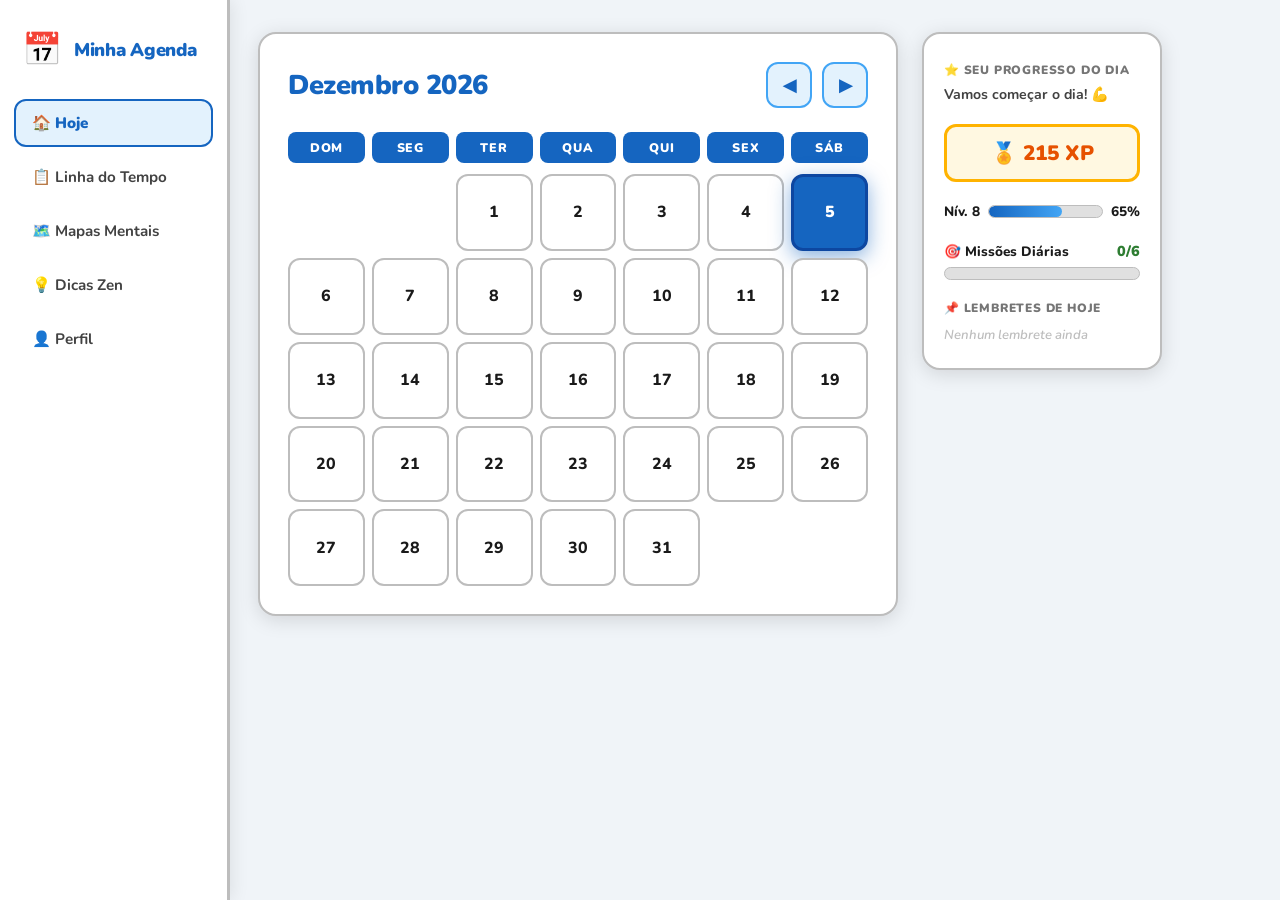
<file: index.html>
<!DOCTYPE html>
<html lang="pt-br">

<head>
    <meta charset="UTF-8">
    <meta name="viewport" content="width=device-width, initial-scale=1.0">
    <title>Agenda Adaptada</title>
    <link rel="stylesheet" href="style.css">
    <link href="https://fonts.googleapis.com/css2?family=Nunito:wght@400;600;700;800;900&display=swap" rel="stylesheet">
</head>

<body>

    <!-- Sidebar -->
    <aside class="sidebar">
        <div class="sidebar-logo">
            <div class="logo-icon">📅</div>
            <span class="logo-text">Minha Agenda</span>
        </div>
        <nav class="sidebar-nav">
            <a href="#" class="nav-item active" data-view="today">🏠 Hoje</a>
            <a href="#" class="nav-item" data-view="timeline">📋 Linha do Tempo</a>
            <a href="#" class="nav-item">🗺️ Mapas Mentais</a>
            <a href="#" class="nav-item">💡 Dicas Zen</a>
            <a href="#" class="nav-item">👤 Perfil</a>
        </nav>
    </aside>

    <!-- VIEW: HOJE (CALENDÁRIO)  -->
    <main class="main-content" id="view-today">
        <div class="calendar-container">
            <header>
                <h2 id="month-year"></h2>
                <div class="nav-buttons">
                    <button id="prev">◀</button>
                    <button id="next">▶</button>
                </div>
            </header>
            <div class="calendar-grid">
                <div class="day-name">Dom</div>
                <div class="day-name">Seg</div>
                <div class="day-name">Ter</div>
                <div class="day-name">Qua</div>
                <div class="day-name">Qui</div>
                <div class="day-name">Sex</div>
                <div class="day-name">Sáb</div>
                <div id="calendar-days" class="days-container"></div>
            </div>
        </div>

        <!-- Progress Panel -->
        <div class="progress-panel">
            <div class="progress-header">
                <span>⭐ SEU PROGRESSO DO DIA</span>
                <p id="progress-message">Continue assim, você está indo bem!</p>
            </div>
            <div class="xp-badge">🏅 <span id="xp-value">215</span> XP</div>
            <div class="progress-level">
                <span>Nív. <span id="level-value">8</span></span>
                <div class="progress-bar">
                    <div class="progress-fill" id="xp-bar" style="width:65%"></div>
                </div>
                <span id="xp-percent">65%</span>
            </div>
            <div class="missions">
                <span class="mission-label">🎯 Missões Diárias</span>
                <span class="mission-count" id="mission-count">4/6</span>
                <div class="progress-bar">
                    <div class="progress-fill missions-fill" id="mission-bar" style="width:66%"></div>
                </div>
            </div>
            <div class="reminders-today">
                <span class="reminders-title">📌 Lembretes de Hoje</span>
                <ul id="today-reminders-list">
                    <li class="no-reminders">Nenhum lembrete ainda</li>
                </ul>
            </div>
        </div>
    </main>

    <!--  VIEW: LINHA DO TEMPO  -->
    <main class="main-content timeline-layout" id="view-timeline" style="display:none;">
        <div class="timeline-container">
            <div class="timeline-header">
                <div>
                    <h2 class="timeline-title">📋 Linha do Tempo</h2>
                    <p class="timeline-subtitle">Acompanhe todas as suas tarefas</p>
                </div>
                <div class="timeline-filters">
                    <button class="filter-btn active" data-filter="all">Todas</button>
                    <button class="filter-btn" data-filter="done">✅ Concluídas</button>
                    <button class="filter-btn" data-filter="pending">⏳ Pendentes</button>
                    <button class="filter-btn" data-filter="missed">❌ Não Feitas</button>
                </div>
            </div>

            <div class="timeline-legend">
                <span class="legend-item legend-done">✅ Concluída</span>
                <span class="legend-item legend-pending">⏳ Pendente</span>
                <span class="legend-item legend-missed">❌ Não feita</span>
            </div>

            <div class="timeline-body" id="timeline-body">
                <p class="timeline-empty">Nenhuma tarefa encontrada. Adicione lembretes no calendário!</p>
            </div>

            <section class="report-section" id="productivity-report">
                <div class="report-header">
                    <h3>📈 Relatório de Produtividade</h3>
                    <p>Resumo das tarefas concluídas por dia e por semana</p>
                </div>

                <div class="report-highlights">
                    <div class="report-card report-best">
                        <span class="report-card-label">Dia mais produtivo</span>
                        <strong class="report-card-value" id="best-day-value">Sem dados</strong>
                        <small class="report-card-extra" id="best-day-extra">Adicione tarefas para começar</small>
                    </div>
                    <div class="report-card report-worst">
                        <span class="report-card-label">Dia menos produtivo</span>
                        <strong class="report-card-value" id="worst-day-value">Sem dados</strong>
                        <small class="report-card-extra" id="worst-day-extra">Adicione tarefas para começar</small>
                    </div>
                </div>

                <div class="report-charts">
                    <div class="chart-block">
                        <h4>Produtividade por dia da semana</h4>
                        <div class="bar-chart" id="weekday-chart"></div>
                    </div>
                    <div class="chart-block">
                        <h4>Produtividade por semana</h4>
                        <div class="bar-chart" id="week-chart"></div>
                    </div>
                </div>
            </section>
        </div>

        <!-- Painel de resumo -->
        <div class="progress-panel">
            <div class="progress-header">
                <span>📊 RESUMO GERAL</span>
                <p id="tl-summary-msg">Veja seu desempenho!</p>
            </div>
            <div class="xp-badge">🏅 <span id="tl-xp-value">215</span> XP</div>
            <div class="progress-level">
                <span>Nív. <span id="tl-level-value">8</span></span>
                <div class="progress-bar">
                    <div class="progress-fill" id="tl-xp-bar" style="width:65%"></div>
                </div>
                <span id="tl-xp-percent">65%</span>
            </div>

            <div class="tl-stats">
                <div class="tl-stat tl-stat-done">
                    <span class="tl-stat-icon">✅</span>
                    <span class="tl-stat-num" id="stat-done">0</span>
                    <span class="tl-stat-label">Concluídas</span>
                </div>
                <div class="tl-stat tl-stat-pending">
                    <span class="tl-stat-icon">⏳</span>
                    <span class="tl-stat-num" id="stat-pending">0</span>
                    <span class="tl-stat-label">Pendentes</span>
                </div>
                <div class="tl-stat tl-stat-missed">
                    <span class="tl-stat-icon">❌</span>
                    <span class="tl-stat-num" id="stat-missed">0</span>
                    <span class="tl-stat-label">Não feitas</span>
                </div>
            </div>

            <div class="missions">
                <span class="mission-label">🎯 Taxa de Conclusão</span>
                <span class="mission-count" id="tl-rate">0%</span>
                <div class="progress-bar">
                    <div class="progress-fill missions-fill" id="tl-rate-bar" style="width:0%"></div>
                </div>
            </div>
        </div>
    </main>

    <!-- Modal de Lembrete -->
    <div class="modal-overlay" id="modal-overlay">
        <div class="modal">
            <div class="modal-header">
                <span class="modal-date-title" id="modal-date-title">📅 Dia 1</span>
                <button class="modal-close" id="modal-close">✕</button>
            </div>
            <div class="modal-reminders" id="modal-reminders">
                <p class="no-reminders-modal">Nenhum lembrete para este dia.</p>
            </div>
            <div class="modal-add">
                <input type="text" id="reminder-input" class="reminder-input" placeholder="✏️ Adicionar lembrete..."
                    maxlength="80" />
                <button class="btn-add" id="btn-add-reminder">＋ Adicionar</button>
            </div>
        </div>
    </div>

    <!-- Toast -->
    <div class="toast" id="toast"></div>

    <script src="script.js"></script>
</body>

</html>
</file>
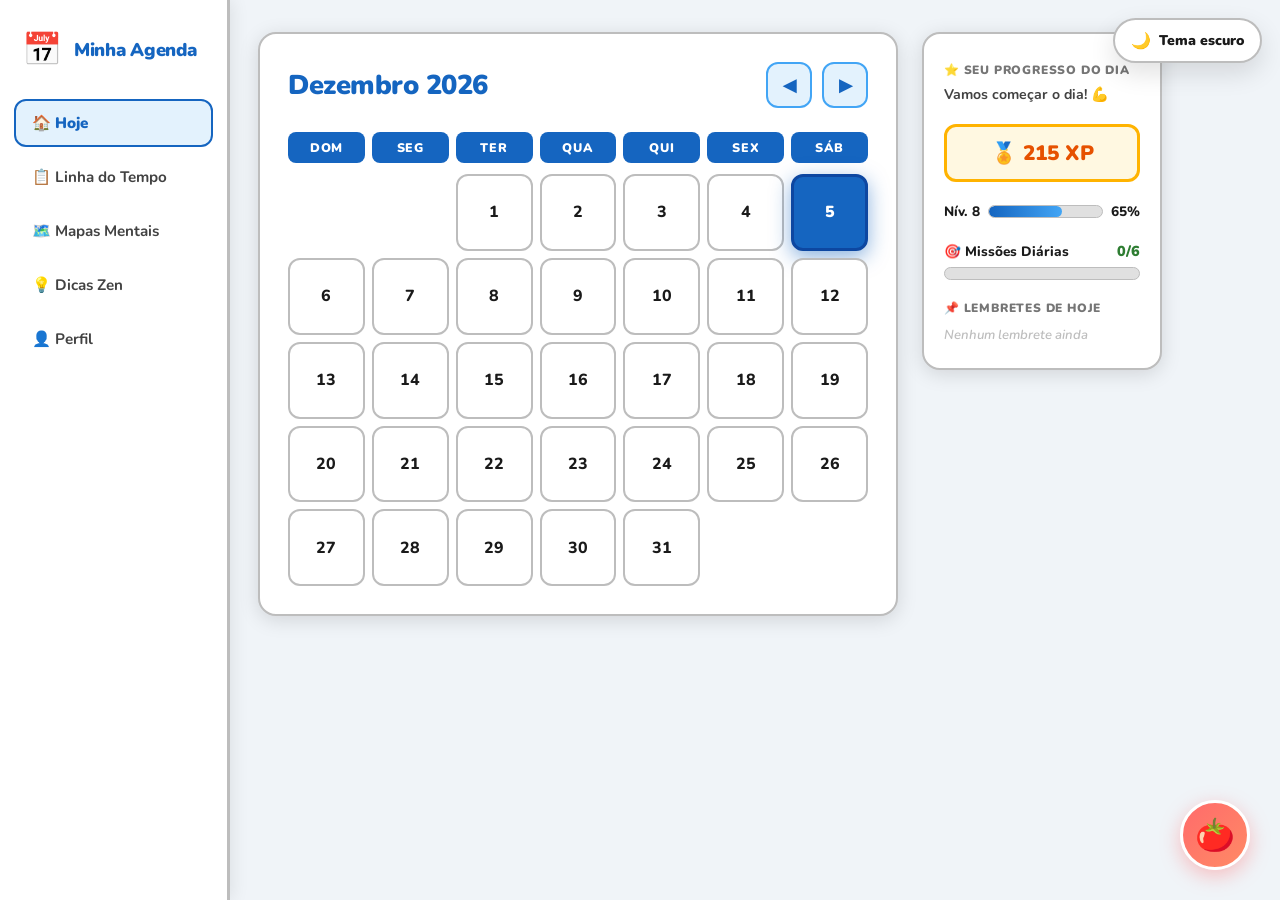
<file: Agenda/index.html>
<!DOCTYPE html>
<html lang="pt-br">

<head>
    <meta charset="UTF-8">
    <meta name="viewport" content="width=device-width, initial-scale=1.0">
    <title>Agenda Adaptada</title>
    <script>
        (function () {
            try {
                if (localStorage.getItem('agenda-theme') === 'dark') {
                    document.documentElement.classList.add('dark-theme');
                }
            } catch (error) {
                document.documentElement.classList.remove('dark-theme');
            }
        })();
    </script>
    <link rel="stylesheet" href="css/style.css">
    <link rel="stylesheet" href="css/dark-mode.css">
    <link href="https://fonts.googleapis.com/css2?family=Nunito:wght@400;600;700;800;900&display=swap" rel="stylesheet">
</head>

<body>

    <style>
        div[vw].enabled {
            top: 65% !important;
        }
    </style>

    <div vw class="enabled">
        <div vw-access-button class="active"></div>
        <div vw-plugin-wrapper>
            <div class="vw-plugin-top-wrapper"></div>
        </div>
    </div>

    <script src="https://vlibras.gov.br/app/vlibras-plugin.js"></script>
    <script>
        new window.VLibras.Widget('https://vlibras.gov.br/app');
    </script>


    <!-- Canvas para Confete -->
    <canvas id="confetti-canvas"
        style="position: fixed; top: 0; left: 0; width: 100%; height: 100%; pointer-events: none; z-index: 9999;"></canvas>

    <button class="theme-toggle" id="theme-toggle" type="button" aria-pressed="false">
        <span class="theme-toggle-icon" aria-hidden="true">🌙</span>
        <span class="theme-toggle-text">Tema escuro</span>
    </button>

    <!-- Sidebar -->
    <aside class="sidebar">
        <div class="sidebar-logo">
            <div class="logo-icon">📅</div>
            <span class="logo-text">Minha Agenda</span>
        </div>
        <nav class="sidebar-nav">
            <a href="#" class="nav-item active" data-view="today">🏠 Hoje</a>
            <a href="#" class="nav-item" data-view="timeline">📋 Linha do Tempo</a>
            <a href="#" class="nav-item">🗺️ Mapas Mentais</a>
            <a href="#" class="nav-item">💡 Dicas Zen</a>
            <a href="#" class="nav-item">👤 Perfil</a>
        </nav>
    </aside>

    <!-- VIEW: HOJE (CALENDÁRIO)  -->
    <main class="main-content" id="view-today">
        <div class="calendar-container">
            <header>
                <h2 id="month-year"></h2>
                <div class="nav-buttons">
                    <button id="prev">◀</button>
                    <button id="next">▶</button>
                </div>
            </header>
            <div class="calendar-grid">
                <div class="day-name">Dom</div>
                <div class="day-name">Seg</div>
                <div class="day-name">Ter</div>
                <div class="day-name">Qua</div>
                <div class="day-name">Qui</div>
                <div class="day-name">Sex</div>
                <div class="day-name">Sáb</div>
                <div id="calendar-days" class="days-container"></div>
            </div>
        </div>

        <!-- Progress Panel -->
        <div class="progress-panel">
            <div class="progress-header">
                <span>⭐ SEU PROGRESSO DO DIA</span>
                <p id="progress-message">Continue assim, você está indo bem!</p>
            </div>
            <div class="xp-badge">🏅 <span id="xp-value">215</span> XP</div>
            <div class="progress-level">
                <span>Nív. <span id="level-value">8</span></span>
                <div class="progress-bar">
                    <div class="progress-fill" id="xp-bar" style="width:65%"></div>
                </div>
                <span id="xp-percent">65%</span>
            </div>
            <div class="missions">
                <span class="mission-label">🎯 Missões Diárias</span>
                <span class="mission-count" id="mission-count">4/6</span>
                <div class="progress-bar">
                    <div class="progress-fill missions-fill" id="mission-bar" style="width:66%"></div>
                </div>
            </div>
            <div class="reminders-today">
                <span class="reminders-title">📌 Lembretes de Hoje</span>
                <ul id="today-reminders-list">
                    <li class="no-reminders">Nenhum lembrete ainda</li>
                </ul>
            </div>
        </div>
    </main>

    <!--  VIEW: LINHA DO TEMPO  -->
    <main class="main-content timeline-layout" id="view-timeline" style="display:none;">
        <div class="timeline-container">
            <div class="timeline-header">
                <div>
                    <h2 class="timeline-title">📋 Linha do Tempo</h2>
                    <p class="timeline-subtitle">Acompanhe todas as suas tarefas</p>
                </div>
                <div class="timeline-filters">
                    <button class="filter-btn active" data-filter="all">Todas</button>
                    <button class="filter-btn" data-filter="done">✅ Concluídas</button>
                    <button class="filter-btn" data-filter="pending">⏳ Pendentes</button>
                    <button class="filter-btn" data-filter="missed">❌ Não Feitas</button>
                </div>
            </div>

            <div class="timeline-legend">
                <span class="legend-item legend-done">✅ Concluída</span>
                <span class="legend-item legend-pending">⏳ Pendente</span>
                <span class="legend-item legend-missed">❌ Não feita</span>
            </div>

            <div class="timeline-body" id="timeline-body">
                <p class="timeline-empty">Nenhuma tarefa encontrada. Adicione lembretes no calendário!</p>
            </div>

            <section class="report-section" id="productivity-report">
                <div class="report-header">
                    <h3>📈 Relatório de Produtividade</h3>
                    <p>Resumo das tarefas concluídas por dia e por semana</p>
                </div>

                <div class="report-highlights">
                    <div class="report-card report-best">
                        <span class="report-card-label">Dia mais produtivo</span>
                        <strong class="report-card-value" id="best-day-value">Sem dados</strong>
                        <small class="report-card-extra" id="best-day-extra">Adicione tarefas para começar</small>
                    </div>
                    <div class="report-card report-worst">
                        <span class="report-card-label">Dia menos produtivo</span>
                        <strong class="report-card-value" id="worst-day-value">Sem dados</strong>
                        <small class="report-card-extra" id="worst-day-extra">Adicione tarefas para começar</small>
                    </div>
                </div>

                <div class="report-charts">
                    <div class="chart-block">
                        <h4>Produtividade por dia da semana</h4>
                        <div class="bar-chart" id="weekday-chart"></div>
                    </div>
                    <div class="chart-block">
                        <h4>Produtividade por semana</h4>
                        <div class="bar-chart" id="week-chart"></div>
                    </div>
                </div>

                <!-- Heatmap de Produtividade -->
                <section class="heatmap-section" id="heatmap-section">
                    <div class="heatmap-header">
                        <h3>🔥 Heatmap de Produtividade</h3>
                        <p>Intensidade de tarefas concluídas (últimas 4 semanas)</p>
                    </div>
                    <div class="heatmap-legend">
                        <span class="heatmap-legend-item"><span class="heatmap-box heatmap-box-0"></span> 0
                            tarefas</span>
                        <span class="heatmap-legend-item"><span class="heatmap-box heatmap-box-1"></span> 1-2</span>
                        <span class="heatmap-legend-item"><span class="heatmap-box heatmap-box-2"></span> 3-4</span>
                        <span class="heatmap-legend-item"><span class="heatmap-box heatmap-box-3"></span> 5-6</span>
                        <span class="heatmap-legend-item"><span class="heatmap-box heatmap-box-4"></span> 7+</span>
                    </div>
                    <div class="heatmap-container" id="heatmap-container"></div>
                </section>
            </section>
        </div>

        <!-- Painel de resumo -->
        <div class="progress-panel">
            <div class="progress-header">
                <span>📊 RESUMO GERAL</span>
                <p id="tl-summary-msg">Veja seu desempenho!</p>
            </div>
            <div class="xp-badge">🏅 <span id="tl-xp-value">215</span> XP</div>
            <div class="progress-level">
                <span>Nív. <span id="tl-level-value">8</span></span>
                <div class="progress-bar">
                    <div class="progress-fill" id="tl-xp-bar" style="width:65%"></div>
                </div>
                <span id="tl-xp-percent">65%</span>
            </div>

            <div class="tl-stats">
                <div class="tl-stat tl-stat-done">
                    <span class="tl-stat-icon">✅</span>
                    <span class="tl-stat-num" id="stat-done">0</span>
                    <span class="tl-stat-label">Concluídas</span>
                </div>
                <div class="tl-stat tl-stat-pending">
                    <span class="tl-stat-icon">⏳</span>
                    <span class="tl-stat-num" id="stat-pending">0</span>
                    <span class="tl-stat-label">Pendentes</span>
                </div>
                <div class="tl-stat tl-stat-missed">
                    <span class="tl-stat-icon">❌</span>
                    <span class="tl-stat-num" id="stat-missed">0</span>
                    <span class="tl-stat-label">Não feitas</span>
                </div>
            </div>

            <div class="missions">
                <span class="mission-label">🎯 Taxa de Conclusão</span>
                <span class="mission-count" id="tl-rate">0%</span>
                <div class="progress-bar">
                    <div class="progress-fill missions-fill" id="tl-rate-bar" style="width:0%"></div>
                </div>
            </div>
        </div>
    </main>

    <!-- Modal de Lembrete -->
    <div class="modal-overlay" id="modal-overlay">
        <div class="modal">
            <div class="modal-header">
                <span class="modal-date-title" id="modal-date-title">📅 Dia 1</span>
                <button class="modal-close" id="modal-close">✕</button>
            </div>
            <div class="modal-reminders" id="modal-reminders">
                <p class="no-reminders-modal">Nenhum lembrete para este dia.</p>
            </div>
            <div class="modal-add">
                <input type="text" id="reminder-input" class="reminder-input" placeholder="✏️ Adicionar lembrete..."
                    maxlength="80" />
                <button class="btn-add" id="btn-add-reminder">＋ Adicionar</button>
            </div>
        </div>
    </div>

    <!-- Toast -->
    <div class="toast" id="toast"></div>

    <!-- Modal de Pomodoro -->
    <div class="pomodoro-modal" id="pomodoro-modal">
        <div class="pomodoro-content">
            <button class="pomodoro-close" id="pomodoro-close" aria-label="Fechar Pomodoro">✕</button>
            <div class="pomodoro-header">
                <h2>🍅 Pomodoro</h2>
                <p id="pomodoro-phase">Tempo de Trabalho</p>
            </div>
            <div class="pomodoro-display">
                <div class="pomodoro-time" id="pomodoro-time">25:00</div>
                <p class="pomodoro-subtitle">Sessões completadas: <span id="pomodoro-count">0</span></p>
            </div>
            <div class="pomodoro-controls">
                <button class="btn-control" id="pomodoro-start" aria-label="Iniciar Pomodoro">▶ Iniciar</button>
                <button class="btn-control" id="pomodoro-pause" aria-label="Pausar Pomodoro" style="display:none;">⏸
                    Pausar</button>
                <button class="btn-control" id="pomodoro-reset" aria-label="Resetar Pomodoro">⟲ Resetar</button>
            </div>
            <div class="pomodoro-bônus">
                <span>🎯 Bônus XP por Pomodoro: <strong id="bonus-xp">50</strong> XP</span>
            </div>
            <div class="pomodoro-stats">
                <div class="stat-item">
                    <span class="stat-label">Hoje:</span>
                    <span class="stat-value" id="pomodoro-today">0</span>
                </div>
                <div class="stat-item">
                    <span class="stat-label">Semana:</span>
                    <span class="stat-value" id="pomodoro-week">0</span>
                </div>
            </div>
        </div>
    </div>

    <!-- Botão flutuante para Pomodoro -->
    <button class="pomodoro-fab" id="pomodoro-fab" aria-label="Abrir Pomodoro"
        title="Clique para abrir Pomodoro">🍅</button>

    <script src="js/script.js"></script>
</body>

</html>
</file>
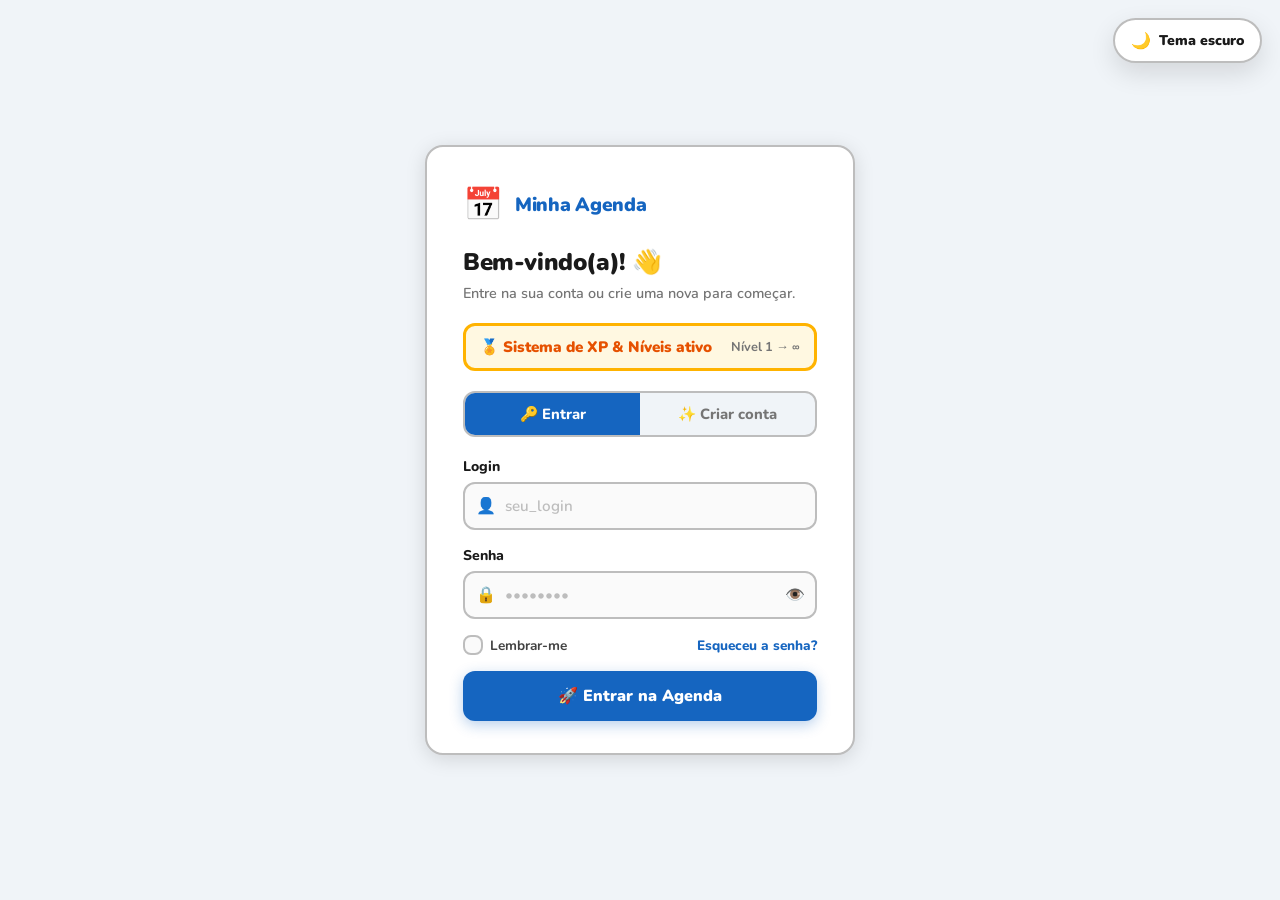
<file: Agenda/login.html>
<!DOCTYPE html>
<html lang="pt-br">

<head>
    <meta charset="UTF-8">
    <meta name="viewport" content="width=device-width, initial-scale=1.0">
    <title>Agenda Adaptada — Login</title>
    <script>
        (function () {
            try {
                if (localStorage.getItem('agenda-theme') === 'dark') {
                    document.documentElement.classList.add('dark-theme');
                }
            } catch (error) {
                document.documentElement.classList.remove('dark-theme');
            }
        })();
    </script>
    <link rel="stylesheet" href="css/login.css">
    <link rel="stylesheet" href="css/dark-mode.css">

    <link href="https://fonts.googleapis.com/css2?family=Nunito:wght@400;600;700;800;900&display=swap" rel="stylesheet">
</head>

<body>

    <button class="theme-toggle" id="theme-toggle" type="button" aria-pressed="false">
        <span class="theme-toggle-icon" aria-hidden="true">🌙</span>
        <span class="theme-toggle-text">Tema escuro</span>
    </button>

    <div class="login-card">
        <div class="login-logo">
            <div class="logo-icon">📅</div>
            <span class="logo-text">Minha Agenda</span>
        </div>
        <div>
            <h1 class="login-title">Bem-vindo(a)! 👋</h1>
            <p class="login-subtitle">Entre na sua conta ou crie uma nova para começar.</p>
        </div>
        <div class="xp-badge">
            🏅 Sistema de XP &amp; Níveis ativo
            <span class="xp-badge-right">Nível 1 → ∞</span>
        </div>

        <!-- Abas -->
        <div class="tabs" role="tablist">
            <button class="tab-btn active" id="tab-login" role="tab" aria-selected="true"
                onclick="switchTab('login')">🔑 Entrar</button>
            <button class="tab-btn" id="tab-cadastro" role="tab" aria-selected="false" onclick="switchTab('cadastro')">✨
                Criar conta</button>
        </div>
        <div class="form-panel" id="panel-login">

            <div class="field">
                <label for="login-user">Login</label>
                <div class="input-wrap">
                    <span class="i-icon" aria-hidden="true">👤</span>
                    <!-- usuarios.login -->
                    <input type="text" id="login-user" placeholder="seu_login" autocomplete="username"
                        maxlength="255" />
                </div>
            </div>

            <div class="field">
                <label for="login-pw">Senha</label>
                <div class="input-wrap">
                    <span class="i-icon" aria-hidden="true">🔒</span>
                    <!-- usuarios.senha -->
                    <input type="password" id="login-pw" placeholder="••••••••" autocomplete="current-password" />
                    <button type="button" class="toggle-pw" aria-label="Mostrar/ocultar senha"
                        onclick="togglePw('login-pw', this)">👁️</button>
                </div>
            </div>

            <div class="options-row">
                <label class="remember">
                    <input type="checkbox" id="remember" />
                    <span class="check-box" aria-hidden="true">✓</span>
                    Lembrar-me
                </label>
                <a href="#" class="forgot">Esqueceu a senha?</a>
            </div>

            <button class="btn-primary" id="btn-login" onclick="handleLogin()">
                🚀 Entrar na Agenda
            </button>

        </div>
        <div class="form-panel hidden" id="panel-cadastro">
            <div class="field">
                <label for="cad-nome">Nome completo</label>
                <div class="input-wrap">
                    <span class="i-icon" aria-hidden="true">🙂</span>
                    <input type="text" id="cad-nome" placeholder="Ex.: Ana Silva" autocomplete="name" maxlength="255" />
                </div>
            </div>

            <div class="field-row">
                <div class="field">
                    <label for="cad-login">Login</label>
                    <div class="input-wrap">
                        <span class="i-icon" aria-hidden="true">👤</span>
                        <input type="text" id="cad-login" placeholder="Ex.: ana123" autocomplete="username"
                            maxlength="255" />
                    </div>
                </div>

                <div class="field">
                    <label for="cad-nasc">Data de nascimento</label>
                    <div class="input-wrap">
                        <span class="i-icon" aria-hidden="true">🎂</span>
                        <input type="date" id="cad-nasc" autocomplete="bday" />
                    </div>
                </div>
            </div>

            <div class="field">
                <label for="cad-pw">Senha</label>
                <div class="input-wrap">
                    <span class="i-icon" aria-hidden="true">🔒</span>
                    <input type="password" id="cad-pw" placeholder="Mínimo 6 caracteres" autocomplete="new-password"
                        oninput="checkPw()" />
                    <button type="button" class="toggle-pw" aria-label="Mostrar/ocultar senha"
                        onclick="togglePw('cad-pw', this)">👁️</button>
                </div>
            </div>

            <div class="pw-hints" id="pw-hints" aria-live="polite">
                <p id="hint-len">• Mínimo de 6 caracteres</p>
                <p id="hint-num">• Pelo menos 1 número</p>
                <p id="hint-char">• Pelo menos 1 letra</p>
            </div>

            <div class="field">
                <label for="cad-pw2">Confirmar senha</label>
                <div class="input-wrap">
                    <span class="i-icon" aria-hidden="true">🔐</span>
                    <input type="password" id="cad-pw2" placeholder="Repita a senha" autocomplete="new-password" />
                    <button type="button" class="toggle-pw" aria-label="Mostrar/ocultar confirmação"
                        onclick="togglePw('cad-pw2', this)">👁️</button>
                </div>
            </div>

            <div class="divider">Valores iniciais automáticos</div>

            <div class="field-row">
                <div class="field">
                    <label>Nível inicial</label>
                    <input type="text" value="Nível 1" disabled style="padding-left:14px"
                        title="Definido automaticamente — usuarios.nivel_atual DEFAULT 1" />
                </div>
                <div class="field">
                    <label>XP inicial</label>
                    <input type="text" value="0 XP" disabled style="padding-left:14px"
                        title="Definido automaticamente — usuarios.experiencia_atual DEFAULT 0" />
                </div>
            </div>

            <button class="btn-primary" id="btn-cadastro" onclick="handleCadastro()">
                ✨ Criar minha conta
            </button>

        </div>

    </div>

    <div class="toast" id="toast"></div>

    <script src="js/login.js"></script>
</body>

</html>
</file>
<file: style.css>
/*  RESET & BASE  */
* {
    box-sizing: border-box;
    margin: 0;
    padding: 0;
}

:root {
    --blue: #1565C0;
    --blue-light: #42A5F5;
    --blue-bg: #E3F2FD;
    --green: #2E7D32;
    --green-light: #66BB6A;
    --green-bg: #E8F5E9;
    --yellow: #E65100;
    --yellow-light: #FFB300;
    --yellow-bg: #FFF8E1;
    --red: #C62828;
    --red-light: #EF9A9A;
    --red-bg: #FFEBEE;
    --orange: #E65100;
    --orange-light: #FF8A65;
    --orange-bg: #FBE9E7;
    --bg: #F0F4F8;
    --white: #FFFFFF;
    --text-dark: #1A1A1A;
    --text-mid: #424242;
    --text-soft: #757575;
    --radius-lg: 18px;
    --radius-md: 12px;
    --radius-sm: 8px;
    --shadow: 0 4px 20px rgba(0, 0, 0, 0.13);
}

body {
    font-family: 'Nunito', 'Segoe UI', Tahoma, Geneva, Verdana, sans-serif;
    background-color: var(--bg);
    display: flex;
    min-height: 100vh;
    font-size: 16px;
}

/*  SIDEBAR  */
.sidebar {
    width: 230px;
    background: var(--white);
    border-right: 3px solid #BDBDBD;
    padding: 28px 14px;
    display: flex;
    flex-direction: column;
    gap: 28px;
    box-shadow: 3px 0 16px rgba(0, 0, 0, 0.08);
    flex-shrink: 0;
    position: sticky;
    top: 0;
    height: 100vh;
}

.sidebar-logo {
    display: flex;
    align-items: center;
    gap: 12px;
    padding: 0 8px;
}

.logo-icon {
    font-size: 2rem;
}

.logo-text {
    font-weight: 900;
    font-size: 1.15rem;
    color: var(--blue);
    letter-spacing: -0.3px;
}

.sidebar-nav {
    display: flex;
    flex-direction: column;
    gap: 6px;
}

.nav-item {
    display: flex;
    align-items: center;
    gap: 12px;
    padding: 12px 16px;
    border-radius: var(--radius-md);
    color: var(--text-mid);
    font-weight: 700;
    font-size: 0.95rem;
    text-decoration: none;
    transition: all 0.18s;
    border: 2.5px solid transparent;
}

.nav-item:hover {
    background: var(--blue-bg);
    color: var(--blue);
    border-color: var(--blue-light);
}

.nav-item.active {
    background: var(--blue-bg);
    color: var(--blue);
    font-weight: 900;
    border-color: var(--blue);
}

/*  MAIN CONTENT  */
.main-content {
    flex: 1;
    display: flex;
    gap: 24px;
    padding: 32px 28px;
    align-items: flex-start;
}

/*  CALENDAR CONTAINER  */
.calendar-container {
    flex: 1;
    background: var(--white);
    border-radius: var(--radius-lg);
    box-shadow: var(--shadow);
    padding: 28px;
    max-width: 640px;
    border: 2.5px solid #BDBDBD;
}

header {
    display: flex;
    justify-content: space-between;
    align-items: center;
    margin-bottom: 24px;
}

header h2 {
    font-size: 1.7rem;
    font-weight: 900;
    color: var(--blue);
    letter-spacing: -0.5px;
}

.nav-buttons {
    display: flex;
    gap: 10px;
}

.nav-buttons button {
    background: var(--blue-bg);
    border: 2.5px solid var(--blue-light);
    border-radius: var(--radius-md);
    width: 46px;
    height: 46px;
    font-size: 1.05rem;
    color: var(--blue);
    cursor: pointer;
    transition: all 0.18s;
    font-weight: 900;
}

.nav-buttons button:hover {
    background: var(--blue);
    color: var(--white);
    transform: scale(1.08);
    box-shadow: 0 4px 14px rgba(21, 101, 192, 0.38);
}

/*  CALENDAR GRID */
.calendar-grid {
    display: grid;
    grid-template-columns: repeat(7, 1fr);
    gap: 7px;
    text-align: center;
}

.day-name {
    font-weight: 900;
    color: var(--white);
    font-size: 0.78rem;
    text-transform: uppercase;
    letter-spacing: 0.8px;
    background: var(--blue);
    border-radius: var(--radius-sm);
    padding: 7px 2px;
    margin-bottom: 4px;
}

.days-container {
    display: contents;
}

.day {
    width: 100%;
    aspect-ratio: 1;
    border-radius: var(--radius-md);
    cursor: pointer;
    transition: all 0.18s;
    border: 2.5px solid #BDBDBD;
    display: flex;
    flex-direction: column;
    align-items: center;
    justify-content: center;
    gap: 3px;
    font-size: 1rem;
    font-weight: 800;
    color: var(--text-dark);
    background: var(--white);
}

.day:hover {
    background: var(--blue-bg);
    color: var(--blue);
    border-color: var(--blue);
    transform: scale(1.11);
    box-shadow: 0 4px 16px rgba(21, 101, 192, 0.25);
}

.today {
    background: var(--blue) !important;
    color: var(--white) !important;
    font-weight: 900;
    border: 3.5px solid #0D47A1 !important;
    box-shadow: 0 6px 20px rgba(21, 101, 192, 0.5) !important;
}

.today:hover {
    background: #1976D2 !important;
    border-color: #0D47A1 !important;
    color: var(--white) !important;
}

.empty {
    visibility: hidden;
}

.reminder-dot {
    width: 8px;
    height: 8px;
    border-radius: 50%;
    display: block;
}

.dot-pending {
    background: var(--yellow-light);
    box-shadow: 0 0 6px rgba(255, 179, 0, 0.8);
}

.dot-done {
    background: var(--green-light);
    box-shadow: 0 0 6px rgba(102, 187, 106, 0.8);
}

/*  PROGRESS PANEL  */
.progress-panel {
    width: 240px;
    background: var(--white);
    border-radius: var(--radius-lg);
    box-shadow: var(--shadow);
    padding: 24px 20px;
    display: flex;
    flex-direction: column;
    gap: 20px;
    flex-shrink: 0;
    border: 2.5px solid #BDBDBD;
}

.progress-header span {
    font-size: 0.75rem;
    font-weight: 900;
    text-transform: uppercase;
    letter-spacing: 0.8px;
    color: var(--text-soft);
}

.progress-header p {
    font-size: 0.88rem;
    color: var(--text-mid);
    margin-top: 5px;
    font-weight: 700;
    transition: all 0.3s;
}

.xp-badge {
    background: var(--yellow-bg);
    border: 3px solid var(--yellow-light);
    border-radius: var(--radius-md);
    padding: 12px 14px;
    font-weight: 900;
    font-size: 1.3rem;
    color: var(--yellow);
    text-align: center;
    transition: transform 0.2s;
}

.xp-badge.bump {
    transform: scale(1.1);
}

.progress-level {
    display: flex;
    align-items: center;
    gap: 8px;
    font-size: 0.85rem;
    font-weight: 800;
    color: var(--text-dark);
}

.progress-bar {
    flex: 1;
    height: 13px;
    background: #E0E0E0;
    border-radius: 99px;
    overflow: hidden;
    border: 1.5px solid #BDBDBD;
}

.progress-fill {
    height: 100%;
    background: linear-gradient(90deg, var(--blue), var(--blue-light));
    border-radius: 99px;
    transition: width 0.55s ease;
}

.missions {
    display: flex;
    flex-wrap: wrap;
    align-items: center;
    gap: 6px;
}

.mission-label {
    font-size: 0.85rem;
    font-weight: 800;
    color: var(--text-dark);
    flex: 1;
}

.mission-count {
    font-size: 0.9rem;
    font-weight: 900;
    color: var(--green);
}

.missions .progress-bar {
    width: 100%;
    flex: none;
}

.missions-fill {
    background: linear-gradient(90deg, var(--green), var(--green-light));
}

/*  REMINDERS TODAY  */
.reminders-today {
    display: flex;
    flex-direction: column;
    gap: 10px;
}

.reminders-title {
    font-size: 0.75rem;
    font-weight: 900;
    text-transform: uppercase;
    letter-spacing: 0.8px;
    color: var(--text-soft);
}

#today-reminders-list {
    list-style: none;
    display: flex;
    flex-direction: column;
    gap: 7px;
    max-height: 180px;
    overflow-y: auto;
}

.no-reminders {
    font-size: 0.82rem;
    color: #BDBDBD;
    font-style: italic;
    font-weight: 600;
}

.reminder-today-item {
    display: flex;
    align-items: center;
    justify-content: space-between;
    gap: 8px;
    padding: 9px 12px;
    background: #FAFAFA;
    border-radius: var(--radius-md);
    border: 2px solid #E0E0E0;
    transition: all 0.2s;
}

.reminder-today-item.done {
    background: var(--green-bg);
    border-color: var(--green-light);
}

.reminder-today-text {
    font-size: 0.82rem;
    font-weight: 700;
    color: var(--text-dark);
    flex: 1;
    line-height: 1.3;
}

.reminder-today-item.done .reminder-today-text {
    color: var(--green);
    text-decoration: line-through;
}

.btn-confirm-today {
    background: var(--green);
    color: var(--white);
    border: none;
    border-radius: var(--radius-sm);
    padding: 6px 10px;
    font-size: 0.75rem;
    font-weight: 800;
    cursor: pointer;
    white-space: nowrap;
    font-family: 'Nunito', sans-serif;
    transition: all 0.18s;
}

.btn-confirm-today:hover {
    background: #1B5E20;
    transform: scale(1.06);
    box-shadow: 0 3px 10px rgba(46, 125, 50, 0.45);
}

.done-badge {
    font-size: 1rem;
}

/*  LINHA DO TEMPO  */

.timeline-layout {
    align-items: flex-start;
}

.timeline-container {
    flex: 1;
    background: var(--white);
    border-radius: var(--radius-lg);
    box-shadow: var(--shadow);
    padding: 30px 32px;
    border: 2.5px solid #BDBDBD;
    min-height: 70vh;
}

.timeline-header {
    display: flex;
    align-items: flex-start;
    justify-content: space-between;
    flex-wrap: wrap;
    gap: 16px;
    margin-bottom: 22px;
}

.timeline-title {
    font-size: 1.7rem;
    font-weight: 900;
    color: var(--blue);
    letter-spacing: -0.5px;
}

.timeline-subtitle {
    font-size: 0.9rem;
    color: var(--text-soft);
    font-weight: 600;
    margin-top: 4px;
}

/*  FILTROS  */
.timeline-filters {
    display: flex;
    gap: 8px;
    flex-wrap: wrap;
}

.filter-btn {
    padding: 8px 16px;
    border-radius: 99px;
    border: 2.5px solid #BDBDBD;
    background: var(--white);
    color: var(--text-mid);
    font-weight: 800;
    font-size: 0.82rem;
    cursor: pointer;
    font-family: 'Nunito', sans-serif;
    transition: all 0.18s;
}

.filter-btn:hover {
    border-color: var(--blue);
    color: var(--blue);
    background: var(--blue-bg);
}

.filter-btn.active {
    background: var(--blue);
    color: var(--white);
    border-color: var(--blue);
}

/*  LEGENDA  */
.timeline-legend {
    display: flex;
    gap: 18px;
    margin-bottom: 28px;
    flex-wrap: wrap;
}

.legend-item {
    display: flex;
    align-items: center;
    gap: 6px;
    font-size: 0.82rem;
    font-weight: 700;
    color: var(--text-mid);
    background: #F5F5F5;
    border-radius: 99px;
    padding: 5px 14px;
    border: 2px solid #E0E0E0;
}

.legend-done {
    border-color: var(--green-light);
    color: var(--green);
    background: var(--green-bg);
}

.legend-pending {
    border-color: var(--yellow-light);
    color: var(--yellow);
    background: var(--yellow-bg);
}

.legend-missed {
    border-color: var(--red-light);
    color: var(--red);
    background: var(--red-bg);
}

/*  CORPO DA LINHA DO TEMPO  */
.timeline-body {
    display: flex;
    flex-direction: column;
    gap: 0;
}

.timeline-empty {
    text-align: center;
    color: #BDBDBD;
    font-size: 0.95rem;
    font-weight: 600;
    font-style: italic;
    padding: 48px 0;
}

/*  GRUPO DE DIA  */
.tl-group {
    display: flex;
    gap: 18px;
    align-items: stretch;
    margin-bottom: 4px;
}

/* COLUNA ESQUERDA (DOT + LINHA)  */
.tl-left {
    display: flex;
    flex-direction: column;
    align-items: center;
    flex-shrink: 0;
    width: 44px;
}

.tl-dot {
    width: 44px;
    height: 44px;
    border-radius: 50%;
    display: flex;
    align-items: center;
    justify-content: center;
    font-size: 1.2rem;
    font-weight: 900;
    flex-shrink: 0;
    border: 3px solid transparent;
    box-shadow: 0 3px 10px rgba(0, 0, 0, 0.15);
    z-index: 1;
}

.tl-dot-done {
    background: var(--green-bg);
    border-color: var(--green);
}

.tl-dot-pending {
    background: var(--yellow-bg);
    border-color: var(--yellow-light);
}

.tl-dot-missed {
    background: var(--red-bg);
    border-color: var(--red);
}

.tl-line {
    flex: 1;
    width: 4px;
    background: linear-gradient(to bottom, #BDBDBD, #E0E0E0);
    border-radius: 99px;
    margin: 4px 0;
    min-height: 24px;
}

/*  CARD DO DIA  */
.tl-card {
    flex: 1;
    background: #FAFAFA;
    border: 2.5px solid #E0E0E0;
    border-radius: var(--radius-lg);
    padding: 18px 20px;
    margin-bottom: 20px;
    transition: box-shadow 0.2s;
}

.tl-card:hover {
    box-shadow: 0 4px 18px rgba(0, 0, 0, 0.1);
}

.tl-card-today {
    background: var(--blue-bg);
    border-color: var(--blue);
    box-shadow: 0 4px 18px rgba(21, 101, 192, 0.18);
}

.tl-card-header {
    display: flex;
    align-items: flex-start;
    justify-content: space-between;
    gap: 12px;
    margin-bottom: 14px;
    flex-wrap: wrap;
}

.tl-date-block {
    display: flex;
    flex-direction: column;
    gap: 2px;
}

.tl-weekday {
    font-size: 0.78rem;
    font-weight: 900;
    text-transform: uppercase;
    letter-spacing: 0.8px;
    color: var(--blue);
}

.tl-date {
    font-size: 1rem;
    font-weight: 800;
    color: var(--text-dark);
}

/*  BADGES DO DIA  */
.tl-day-badges {
    display: flex;
    gap: 6px;
    flex-wrap: wrap;
}

.tl-badge {
    padding: 4px 10px;
    border-radius: 99px;
    font-size: 0.72rem;
    font-weight: 800;
    border: 2px solid transparent;
}

.tl-badge-done {
    background: var(--green-bg);
    color: var(--green);
    border-color: var(--green-light);
}

.tl-badge-pending {
    background: var(--yellow-bg);
    color: var(--yellow);
    border-color: var(--yellow-light);
}

.tl-badge-missed {
    background: var(--red-bg);
    color: var(--red);
    border-color: var(--red-light);
}

/*  TAREFAS DENTRO DO CARD  */
.tl-tasks {
    display: flex;
    flex-direction: column;
    gap: 8px;
}

.tl-task {
    display: flex;
    align-items: center;
    gap: 10px;
    padding: 10px 14px;
    border-radius: var(--radius-md);
    border: 2px solid transparent;
    transition: all 0.18s;
}

.tl-task:hover {
    transform: translateX(4px);
}

.tl-task-done {
    background: var(--green-bg);
    border-color: var(--green-light);
}

.tl-task-pending {
    background: var(--yellow-bg);
    border-color: var(--yellow-light);
}

.tl-task-missed {
    background: var(--red-bg);
    border-color: var(--red-light);
}

.tl-task-icon {
    font-size: 1.1rem;
    flex-shrink: 0;
}

.tl-task-text {
    flex: 1;
    font-size: 0.9rem;
    font-weight: 700;
    color: var(--text-dark);
    line-height: 1.4;
}

.tl-task-done .tl-task-text {
    color: var(--green);
    text-decoration: line-through;
}

.tl-task-missed .tl-task-text {
    color: var(--red);
    text-decoration: line-through;
    opacity: 0.8;
}

.tl-task-status-label {
    font-size: 0.72rem;
    font-weight: 900;
    border-radius: 99px;
    padding: 3px 10px;
    white-space: nowrap;
    border: 2px solid transparent;
}

.tl-label-done {
    background: var(--green);
    color: var(--white);
    border-color: #1B5E20;
}

.tl-label-pending {
    background: var(--yellow-light);
    color: var(--text-dark);
    border-color: var(--orange);
}

.tl-label-missed {
    background: var(--red);
    color: var(--white);
    border-color: #7F0000;
}

/*  STATS DO PAINEL DA TIMELINE  */
.tl-stats {
    display: flex;
    flex-direction: column;
    gap: 8px;
}

.tl-stat {
    display: flex;
    align-items: center;
    gap: 10px;
    padding: 10px 14px;
    border-radius: var(--radius-md);
    border: 2.5px solid transparent;
}

.tl-stat-done {
    background: var(--green-bg);
    border-color: var(--green-light);
}

.tl-stat-pending {
    background: var(--yellow-bg);
    border-color: var(--yellow-light);
}

.tl-stat-missed {
    background: var(--red-bg);
    border-color: var(--red-light);
}

.tl-stat-icon {
    font-size: 1.2rem;
}

.tl-stat-num {
    font-size: 1.4rem;
    font-weight: 900;
    color: var(--text-dark);
    line-height: 1;
}

.tl-stat-label {
    font-size: 0.78rem;
    font-weight: 700;
    color: var(--text-soft);
}

/*  RELATÓRIO DE PRODUTIVIDADE  */
.report-section {
    margin-top: 24px;
    padding-top: 20px;
    border-top: 2px dashed #D0D7DE;
    display: flex;
    flex-direction: column;
    gap: 16px;
}

.report-header h3 {
    font-size: 1.2rem;
    color: var(--blue);
    font-weight: 900;
}

.report-header p {
    color: var(--text-soft);
    font-size: 0.9rem;
    font-weight: 700;
    margin-top: 4px;
}

.report-highlights {
    display: grid;
    grid-template-columns: repeat(2, minmax(220px, 1fr));
    gap: 12px;
}

.report-card {
    border-radius: var(--radius-md);
    border: 2.5px solid #BDBDBD;
    background: #FAFAFA;
    padding: 14px;
    display: flex;
    flex-direction: column;
    gap: 4px;
}

.report-best {
    background: var(--green-bg);
    border-color: var(--green-light);
}

.report-worst {
    background: var(--orange-bg);
    border-color: var(--orange-light);
}

.report-card-label {
    font-size: 0.78rem;
    text-transform: uppercase;
    letter-spacing: 0.7px;
    font-weight: 900;
    color: var(--text-soft);
}

.report-card-value {
    font-size: 1rem;
    color: var(--text-dark);
    font-weight: 900;
}

.report-card-extra {
    font-size: 0.82rem;
    color: var(--text-mid);
    font-weight: 700;
}

.report-charts {
    display: grid;
    grid-template-columns: 1fr;
    gap: 12px;
}

.chart-block {
    border: 2.5px solid #E0E0E0;
    border-radius: var(--radius-md);
    background: #FCFCFC;
    padding: 14px;
}

.chart-block h4 {
    font-size: 0.92rem;
    color: var(--text-dark);
    font-weight: 900;
    margin-bottom: 12px;
}

.bar-chart {
    display: flex;
    flex-direction: column;
    gap: 9px;
}

.bar-row {
    display: grid;
    grid-template-columns: 125px 1fr 44px;
    align-items: center;
    gap: 10px;
}

.bar-label,
.bar-value {
    font-size: 0.82rem;
    font-weight: 800;
    color: var(--text-mid);
}

.bar-value {
    text-align: right;
    color: var(--text-dark);
}

.bar-track {
    height: 12px;
    border-radius: 99px;
    background: #E8ECEF;
    border: 1.5px solid #D1D9E0;
    overflow: hidden;
}

.bar-fill {
    height: 100%;
    border-radius: 99px;
    transition: width 0.45s ease;
}

.bar-fill-weekday {
    background: linear-gradient(90deg, var(--blue), var(--blue-light));
}

.bar-fill-week {
    background: linear-gradient(90deg, var(--green), var(--green-light));
}

.bar-empty {
    font-size: 0.85rem;
    font-weight: 700;
    color: #9EA7AF;
    font-style: italic;
}

/*  MODAL  */
.modal-overlay {
    position: fixed;
    inset: 0;
    background: rgba(10, 20, 40, 0.6);
    backdrop-filter: blur(5px);
    z-index: 1000;
    display: flex;
    align-items: center;
    justify-content: center;
    opacity: 0;
    pointer-events: none;
    transition: opacity 0.22s ease;
}

.modal-overlay.active {
    opacity: 1;
    pointer-events: all;
}

.modal {
    background: var(--white);
    border-radius: 22px;
    box-shadow: 0 22px 60px rgba(0, 0, 0, 0.25);
    padding: 30px;
    width: 100%;
    max-width: 430px;
    display: flex;
    flex-direction: column;
    gap: 20px;
    border: 3px solid var(--blue);
    transform: translateY(18px) scale(0.97);
    transition: transform 0.22s ease;
}

.modal-overlay.active .modal {
    transform: translateY(0) scale(1);
}

.modal-header {
    display: flex;
    align-items: center;
    justify-content: space-between;
}

.modal-date-title {
    font-size: 1.2rem;
    font-weight: 900;
    color: var(--blue);
    letter-spacing: -0.3px;
}

.modal-close {
    background: var(--red-bg);
    border: 2px solid var(--red-light);
    border-radius: var(--radius-sm);
    width: 38px;
    height: 38px;
    font-size: 0.95rem;
    color: var(--red);
    cursor: pointer;
    font-weight: 900;
    transition: all 0.18s;
    font-family: 'Nunito', sans-serif;
}

.modal-close:hover {
    background: var(--red);
    color: var(--white);
    border-color: var(--red);
}

.modal-reminders {
    display: flex;
    flex-direction: column;
    gap: 9px;
    max-height: 260px;
    overflow-y: auto;
}

.no-reminders-modal {
    font-size: 0.9rem;
    color: #BDBDBD;
    font-style: italic;
    text-align: center;
    padding: 18px 0;
    font-weight: 600;
}

.reminder-item {
    display: flex;
    align-items: center;
    justify-content: space-between;
    gap: 10px;
    padding: 12px 15px;
    background: #FAFAFA;
    border-radius: var(--radius-md);
    border: 2px solid #BDBDBD;
    transition: all 0.2s;
}

.reminder-item.done {
    background: var(--green-bg);
    border-color: var(--green-light);
}

.reminder-text {
    font-size: 0.92rem;
    font-weight: 700;
    color: var(--text-dark);
    flex: 1;
    line-height: 1.4;
}

.reminder-item.done .reminder-text {
    color: var(--green);
    text-decoration: line-through;
}

.reminder-actions {
    display: flex;
    align-items: center;
    gap: 7px;
    flex-shrink: 0;
}

.btn-done {
    background: var(--green);
    color: var(--white);
    border: none;
    border-radius: var(--radius-sm);
    padding: 7px 14px;
    font-size: 0.8rem;
    font-weight: 800;
    cursor: pointer;
    font-family: 'Nunito', sans-serif;
    transition: all 0.18s;
}

.btn-done:hover {
    background: #1B5E20;
    transform: scale(1.06);
    box-shadow: 0 3px 10px rgba(46, 125, 50, 0.45);
}

.done-tag {
    font-size: 0.82rem;
    font-weight: 800;
    color: var(--green);
}

.btn-delete {
    background: var(--red-bg);
    border: 2px solid var(--red-light);
    color: var(--red);
    cursor: pointer;
    font-size: 0.9rem;
    padding: 5px 8px;
    border-radius: var(--radius-sm);
    transition: all 0.18s;
}

.btn-delete:hover {
    background: var(--red);
    color: var(--white);
    border-color: var(--red);
}

.modal-add {
    display: flex;
    gap: 9px;
}

.reminder-input {
    flex: 1;
    padding: 12px 16px;
    border: 2.5px solid #BDBDBD;
    border-radius: var(--radius-md);
    font-size: 0.95rem;
    font-family: 'Nunito', sans-serif;
    font-weight: 700;
    color: var(--text-dark);
    outline: none;
    transition: border-color 0.2s, box-shadow 0.2s;
    background: #FAFAFA;
}

.reminder-input:focus {
    border-color: var(--blue);
    box-shadow: 0 0 0 4px rgba(21, 101, 192, 0.13);
    background: var(--white);
}

.reminder-input::placeholder {
    color: #BDBDBD;
    font-weight: 600;
}

.btn-add {
    background: var(--blue);
    color: var(--white);
    border: none;
    border-radius: var(--radius-md);
    padding: 12px 18px;
    font-size: 0.9rem;
    font-weight: 900;
    cursor: pointer;
    font-family: 'Nunito', sans-serif;
    transition: all 0.18s;
    white-space: nowrap;
}

.btn-add:hover {
    background: #0D47A1;
    transform: scale(1.05);
    box-shadow: 0 5px 16px rgba(21, 101, 192, 0.42);
}

/*  TOAST  */
.toast {
    position: fixed;
    bottom: 30px;
    left: 50%;
    transform: translateX(-50%) translateY(20px);
    background: var(--text-dark);
    color: var(--white);
    padding: 13px 28px;
    border-radius: 99px;
    font-size: 0.92rem;
    font-weight: 800;
    font-family: 'Nunito', sans-serif;
    box-shadow: 0 10px 30px rgba(0, 0, 0, 0.25);
    opacity: 0;
    pointer-events: none;
    transition: all 0.28s ease;
    z-index: 2000;
    white-space: nowrap;
    border: 2.5px solid transparent;
}

.toast.show {
    opacity: 1;
    transform: translateX(-50%) translateY(0);
}

.toast-success {
    background: var(--green);
    border-color: #1B5E20;
}

.toast-info {
    background: var(--blue);
    border-color: #0D47A1;
}

.toast-level {
    background: var(--yellow-light);
    color: var(--text-dark);
    border-color: var(--yellow);
    font-size: 1rem;
}

/*  RESPONSIVE  */
@media (max-width: 900px) {
    .timeline-header {
        flex-direction: column;
    }

    .timeline-filters {
        justify-content: flex-start;
    }

    .report-highlights {
        grid-template-columns: 1fr;
    }

    .bar-row {
        grid-template-columns: 100px 1fr 38px;
    }
}

@media (max-width: 768px) {
    .sidebar {
        display: none;
    }

    .main-content {
        flex-direction: column;
        padding: 16px;
    }

    .progress-panel {
        width: 100%;
    }

    .calendar-container {
        max-width: 100%;
    }

    .timeline-container {
        padding: 20px 16px;
    }

    .modal {
        max-width: calc(100vw - 32px);
        padding: 22px;
    }
}
</file>
<file: Agenda/css/style.css>
/*  RESET & BASE  */
* {
    box-sizing: border-box;
    margin: 0;
    padding: 0;
}

:root {
    --blue: #1565C0;
    --blue-light: #42A5F5;
    --blue-bg: #E3F2FD;
    --green: #2E7D32;
    --green-light: #66BB6A;
    --green-bg: #E8F5E9;
    --yellow: #E65100;
    --yellow-light: #FFB300;
    --yellow-bg: #FFF8E1;
    --red: #C62828;
    --red-light: #EF9A9A;
    --red-bg: #FFEBEE;
    --orange: #E65100;
    --orange-light: #FF8A65;
    --orange-bg: #FBE9E7;
    --bg: #F0F4F8;
    --white: #FFFFFF;
    --text-dark: #1A1A1A;
    --text-mid: #424242;
    --text-soft: #757575;
    --radius-lg: 18px;
    --radius-md: 12px;
    --radius-sm: 8px;
    --shadow: 0 4px 20px rgba(0, 0, 0, 0.13);
}

body {
    font-family: 'Nunito', 'Segoe UI', Tahoma, Geneva, Verdana, sans-serif;
    background-color: var(--bg);
    display: flex;
    min-height: 100vh;
    font-size: 16px;
}

.vlibras {
    position: relative;
    top: 65% !important;
}

.vlibras [vw-access-button],
div[vw-access-button],
.enabled [vw-access-button],
.vw-access-button {
    top: 65% !important;
    transform: translateY(-50%);
}

.sidebar,
.main-content,
.calendar-container,
.progress-panel,
.timeline-container,
.modal,
.toast,
.nav-item,
.nav-buttons button,
.day,
.filter-btn,
.legend-item,
.tl-card,
.tl-task,
.report-card,
.chart-block,
.reminder-item,
.reminder-today-item,
.btn-primary,
.btn-add,
.btn-done,
.btn-delete,
.theme-toggle,
input[type="text"],
input[type="password"],
input[type="date"],
.tabs,
.check-box {
    transition: background-color 0.28s ease, color 0.28s ease, border-color 0.28s ease, box-shadow 0.28s ease, opacity 0.28s ease, transform 0.2s ease;
}

.theme-toggle {
    position: fixed;
    top: 18px;
    right: 18px;
    z-index: 3000;
    display: inline-flex;
    align-items: center;
    gap: 8px;
    border: 2px solid #BDBDBD;
    border-radius: 999px;
    background: var(--white);
    color: var(--text-dark);
    padding: 11px 16px;
    font-family: 'Nunito', sans-serif;
    font-size: 0.88rem;
    font-weight: 900;
    cursor: pointer;
    box-shadow: 0 10px 26px rgba(0, 0, 0, 0.12);
}

.theme-toggle:hover {
    border-color: var(--blue);
    color: var(--blue);
    transform: translateY(-1px);
}

.theme-toggle-icon {
    font-size: 1rem;
    line-height: 1;
}

/*  SIDEBAR  */
.sidebar {
    width: 230px;
    background: var(--white);
    border-right: 3px solid #BDBDBD;
    padding: 28px 14px;
    display: flex;
    flex-direction: column;
    gap: 28px;
    box-shadow: 3px 0 16px rgba(0, 0, 0, 0.08);
    flex-shrink: 0;
    position: sticky;
    top: 0;
    height: 100vh;
}

.sidebar-logo {
    display: flex;
    align-items: center;
    gap: 12px;
    padding: 0 8px;
}

.logo-icon {
    font-size: 2rem;
}

.logo-text {
    font-weight: 900;
    font-size: 1.15rem;
    color: var(--blue);
    letter-spacing: -0.3px;
}

.sidebar-nav {
    display: flex;
    flex-direction: column;
    gap: 6px;
}

.nav-item {
    display: flex;
    align-items: center;
    gap: 12px;
    padding: 12px 16px;
    border-radius: var(--radius-md);
    color: var(--text-mid);
    font-weight: 700;
    font-size: 0.95rem;
    text-decoration: none;
    transition: all 0.18s;
    border: 2.5px solid transparent;
}

.nav-item:hover {
    background: var(--blue-bg);
    color: var(--blue);
    border-color: var(--blue-light);
}

.nav-item.active {
    background: var(--blue-bg);
    color: var(--blue);
    font-weight: 900;
    border-color: var(--blue);
}

/*  MAIN CONTENT  */
.main-content {
    flex: 1;
    display: flex;
    gap: 24px;
    padding: 32px 28px;
    align-items: flex-start;
}

/*  CALENDAR CONTAINER  */
.calendar-container {
    flex: 1;
    background: var(--white);
    border-radius: var(--radius-lg);
    box-shadow: var(--shadow);
    padding: 28px;
    max-width: 640px;
    border: 2.5px solid #BDBDBD;
}

header {
    display: flex;
    justify-content: space-between;
    align-items: center;
    margin-bottom: 24px;
}

header h2 {
    font-size: 1.7rem;
    font-weight: 900;
    color: var(--blue);
    letter-spacing: -0.5px;
}

.nav-buttons {
    display: flex;
    gap: 10px;
}

.nav-buttons button {
    background: var(--blue-bg);
    border: 2.5px solid var(--blue-light);
    border-radius: var(--radius-md);
    width: 46px;
    height: 46px;
    font-size: 1.05rem;
    color: var(--blue);
    cursor: pointer;
    transition: all 0.18s;
    font-weight: 900;
}

.nav-buttons button:hover {
    background: var(--blue);
    color: var(--white);
    transform: scale(1.08);
    box-shadow: 0 4px 14px rgba(21, 101, 192, 0.38);
}

/*  CALENDAR GRID */
.calendar-grid {
    display: grid;
    grid-template-columns: repeat(7, 1fr);
    gap: 7px;
    text-align: center;
}

.day-name {
    font-weight: 900;
    color: var(--white);
    font-size: 0.78rem;
    text-transform: uppercase;
    letter-spacing: 0.8px;
    background: var(--blue);
    border-radius: var(--radius-sm);
    padding: 7px 2px;
    margin-bottom: 4px;
}

.days-container {
    display: contents;
}

.day {
    width: 100%;
    aspect-ratio: 1;
    border-radius: var(--radius-md);
    cursor: pointer;
    transition: all 0.18s;
    border: 2.5px solid #BDBDBD;
    display: flex;
    flex-direction: column;
    align-items: center;
    justify-content: center;
    gap: 3px;
    font-size: 1rem;
    font-weight: 800;
    color: var(--text-dark);
    background: var(--white);
}

.day:hover {
    background: var(--blue-bg);
    color: var(--blue);
    border-color: var(--blue);
    transform: scale(1.11);
    box-shadow: 0 4px 16px rgba(21, 101, 192, 0.25);
}

.today {
    background: var(--blue) !important;
    color: var(--white) !important;
    font-weight: 900;
    border: 3.5px solid #0D47A1 !important;
    box-shadow: 0 6px 20px rgba(21, 101, 192, 0.5) !important;
}

.today:hover {
    background: #1976D2 !important;
    border-color: #0D47A1 !important;
    color: var(--white) !important;
}

.empty {
    visibility: hidden;
}

.reminder-dot {
    width: 8px;
    height: 8px;
    border-radius: 50%;
    display: block;
}

.dot-pending {
    background: var(--yellow-light);
    box-shadow: 0 0 6px rgba(255, 179, 0, 0.8);
}

.dot-done {
    background: var(--green-light);
    box-shadow: 0 0 6px rgba(102, 187, 106, 0.8);
}

/*  PROGRESS PANEL  */
.progress-panel {
    width: 240px;
    background: var(--white);
    border-radius: var(--radius-lg);
    box-shadow: var(--shadow);
    padding: 24px 20px;
    display: flex;
    flex-direction: column;
    gap: 20px;
    flex-shrink: 0;
    border: 2.5px solid #BDBDBD;
}

.progress-header span {
    font-size: 0.75rem;
    font-weight: 900;
    text-transform: uppercase;
    letter-spacing: 0.8px;
    color: var(--text-soft);
}

.progress-header p {
    font-size: 0.88rem;
    color: var(--text-mid);
    margin-top: 5px;
    font-weight: 700;
    transition: all 0.3s;
}

.xp-badge {
    background: var(--yellow-bg);
    border: 3px solid var(--yellow-light);
    border-radius: var(--radius-md);
    padding: 12px 14px;
    font-weight: 900;
    font-size: 1.3rem;
    color: var(--yellow);
    text-align: center;
    transition: transform 0.2s;
}

.xp-badge.bump {
    transform: scale(1.1);
}

.progress-level {
    display: flex;
    align-items: center;
    gap: 8px;
    font-size: 0.85rem;
    font-weight: 800;
    color: var(--text-dark);
}

.progress-bar {
    flex: 1;
    height: 13px;
    background: #E0E0E0;
    border-radius: 99px;
    overflow: hidden;
    border: 1.5px solid #BDBDBD;
}

.progress-fill {
    height: 100%;
    background: linear-gradient(90deg, var(--blue), var(--blue-light));
    border-radius: 99px;
    transition: width 0.55s ease;
}

.missions {
    display: flex;
    flex-wrap: wrap;
    align-items: center;
    gap: 6px;
}

.mission-label {
    font-size: 0.85rem;
    font-weight: 800;
    color: var(--text-dark);
    flex: 1;
}

.mission-count {
    font-size: 0.9rem;
    font-weight: 900;
    color: var(--green);
}

.missions .progress-bar {
    width: 100%;
    flex: none;
}

.missions-fill {
    background: linear-gradient(90deg, var(--green), var(--green-light));
}

/*  REMINDERS TODAY  */
.reminders-today {
    display: flex;
    flex-direction: column;
    gap: 10px;
}

.reminders-title {
    font-size: 0.75rem;
    font-weight: 900;
    text-transform: uppercase;
    letter-spacing: 0.8px;
    color: var(--text-soft);
}

#today-reminders-list {
    list-style: none;
    display: flex;
    flex-direction: column;
    gap: 7px;
    max-height: 180px;
    overflow-y: auto;
}

.no-reminders {
    font-size: 0.82rem;
    color: #BDBDBD;
    font-style: italic;
    font-weight: 600;
}

.reminder-today-item {
    display: flex;
    align-items: center;
    justify-content: space-between;
    gap: 8px;
    padding: 9px 12px;
    background: #FAFAFA;
    border-radius: var(--radius-md);
    border: 2px solid #E0E0E0;
    transition: all 0.2s;
}

.reminder-today-item.done {
    background: var(--green-bg);
    border-color: var(--green-light);
}

.reminder-today-text {
    font-size: 0.82rem;
    font-weight: 700;
    color: var(--text-dark);
    flex: 1;
    line-height: 1.3;
}

.reminder-today-item.done .reminder-today-text {
    color: var(--green);
    text-decoration: line-through;
}

.btn-confirm-today {
    background: var(--green);
    color: var(--white);
    border: none;
    border-radius: var(--radius-sm);
    padding: 6px 10px;
    font-size: 0.75rem;
    font-weight: 800;
    cursor: pointer;
    white-space: nowrap;
    font-family: 'Nunito', sans-serif;
    transition: all 0.18s;
}

.btn-confirm-today:hover {
    background: #1B5E20;
    transform: scale(1.06);
    box-shadow: 0 3px 10px rgba(46, 125, 50, 0.45);
}

.done-badge {
    font-size: 1rem;
}

/*  LINHA DO TEMPO  */

.timeline-layout {
    align-items: flex-start;
}

.timeline-container {
    flex: 1;
    background: var(--white);
    border-radius: var(--radius-lg);
    box-shadow: var(--shadow);
    padding: 30px 32px;
    border: 2.5px solid #BDBDBD;
    min-height: 70vh;
}

.timeline-header {
    display: flex;
    align-items: flex-start;
    justify-content: space-between;
    flex-wrap: wrap;
    gap: 16px;
    margin-bottom: 22px;
}

.timeline-title {
    font-size: 1.7rem;
    font-weight: 900;
    color: var(--blue);
    letter-spacing: -0.5px;
}

.timeline-subtitle {
    font-size: 0.9rem;
    color: var(--text-soft);
    font-weight: 600;
    margin-top: 4px;
}

/*  FILTROS  */
.timeline-filters {
    display: flex;
    gap: 8px;
    flex-wrap: wrap;
}

.filter-btn {
    padding: 8px 16px;
    border-radius: 99px;
    border: 2.5px solid #BDBDBD;
    background: var(--white);
    color: var(--text-mid);
    font-weight: 800;
    font-size: 0.82rem;
    cursor: pointer;
    font-family: 'Nunito', sans-serif;
    transition: all 0.18s;
}

.filter-btn:hover {
    border-color: var(--blue);
    color: var(--blue);
    background: var(--blue-bg);
}

.filter-btn.active {
    background: var(--blue);
    color: var(--white);
    border-color: var(--blue);
}

/*  LEGENDA  */
.timeline-legend {
    display: flex;
    gap: 18px;
    margin-bottom: 28px;
    flex-wrap: wrap;
}

.legend-item {
    display: flex;
    align-items: center;
    gap: 6px;
    font-size: 0.82rem;
    font-weight: 700;
    color: var(--text-mid);
    background: #F5F5F5;
    border-radius: 99px;
    padding: 5px 14px;
    border: 2px solid #E0E0E0;
}

.legend-done {
    border-color: var(--green-light);
    color: var(--green);
    background: var(--green-bg);
}

.legend-pending {
    border-color: var(--yellow-light);
    color: var(--yellow);
    background: var(--yellow-bg);
}

.legend-missed {
    border-color: var(--red-light);
    color: var(--red);
    background: var(--red-bg);
}

/*  CORPO DA LINHA DO TEMPO  */
.timeline-body {
    display: flex;
    flex-direction: column;
    gap: 0;
}

.timeline-empty {
    text-align: center;
    color: #BDBDBD;
    font-size: 0.95rem;
    font-weight: 600;
    font-style: italic;
    padding: 48px 0;
}

/*  GRUPO DE DIA  */
.tl-group {
    display: flex;
    gap: 18px;
    align-items: stretch;
    margin-bottom: 4px;
}

/* COLUNA ESQUERDA (DOT + LINHA)  */
.tl-left {
    display: flex;
    flex-direction: column;
    align-items: center;
    flex-shrink: 0;
    width: 44px;
}

.tl-dot {
    width: 44px;
    height: 44px;
    border-radius: 50%;
    display: flex;
    align-items: center;
    justify-content: center;
    font-size: 1.2rem;
    font-weight: 900;
    flex-shrink: 0;
    border: 3px solid transparent;
    box-shadow: 0 3px 10px rgba(0, 0, 0, 0.15);
    z-index: 1;
}

.tl-dot-done {
    background: var(--green-bg);
    border-color: var(--green);
}

.tl-dot-pending {
    background: var(--yellow-bg);
    border-color: var(--yellow-light);
}

.tl-dot-missed {
    background: var(--red-bg);
    border-color: var(--red);
}

.tl-line {
    flex: 1;
    width: 4px;
    background: linear-gradient(to bottom, #BDBDBD, #E0E0E0);
    border-radius: 99px;
    margin: 4px 0;
    min-height: 24px;
}

/*  CARD DO DIA  */
.tl-card {
    flex: 1;
    background: #FAFAFA;
    border: 2.5px solid #E0E0E0;
    border-radius: var(--radius-lg);
    padding: 18px 20px;
    margin-bottom: 20px;
    transition: box-shadow 0.2s;
}

.tl-card:hover {
    box-shadow: 0 4px 18px rgba(0, 0, 0, 0.1);
}

.tl-card-today {
    background: var(--blue-bg);
    border-color: var(--blue);
    box-shadow: 0 4px 18px rgba(21, 101, 192, 0.18);
}

.tl-card-header {
    display: flex;
    align-items: flex-start;
    justify-content: space-between;
    gap: 12px;
    margin-bottom: 14px;
    flex-wrap: wrap;
}

.tl-date-block {
    display: flex;
    flex-direction: column;
    gap: 2px;
}

.tl-weekday {
    font-size: 0.78rem;
    font-weight: 900;
    text-transform: uppercase;
    letter-spacing: 0.8px;
    color: var(--blue);
}

.tl-date {
    font-size: 1rem;
    font-weight: 800;
    color: var(--text-dark);
}

/*  BADGES DO DIA  */
.tl-day-badges {
    display: flex;
    gap: 6px;
    flex-wrap: wrap;
}

.tl-badge {
    padding: 4px 10px;
    border-radius: 99px;
    font-size: 0.72rem;
    font-weight: 800;
    border: 2px solid transparent;
}

.tl-badge-done {
    background: var(--green-bg);
    color: var(--green);
    border-color: var(--green-light);
}

.tl-badge-pending {
    background: var(--yellow-bg);
    color: var(--yellow);
    border-color: var(--yellow-light);
}

.tl-badge-missed {
    background: var(--red-bg);
    color: var(--red);
    border-color: var(--red-light);
}

/*  TAREFAS DENTRO DO CARD  */
.tl-tasks {
    display: flex;
    flex-direction: column;
    gap: 8px;
}

.tl-task {
    display: flex;
    align-items: center;
    gap: 10px;
    padding: 10px 14px;
    border-radius: var(--radius-md);
    border: 2px solid transparent;
    transition: all 0.18s;
}

.tl-task:hover {
    transform: translateX(4px);
}

.tl-task-done {
    background: var(--green-bg);
    border-color: var(--green-light);
}

.tl-task-pending {
    background: var(--yellow-bg);
    border-color: var(--yellow-light);
}

.tl-task-missed {
    background: var(--red-bg);
    border-color: var(--red-light);
}

.tl-task-icon {
    font-size: 1.1rem;
    flex-shrink: 0;
}

.tl-task-text {
    flex: 1;
    font-size: 0.9rem;
    font-weight: 700;
    color: var(--text-dark);
    line-height: 1.4;
}

.tl-task-done .tl-task-text {
    color: var(--green);
    text-decoration: line-through;
}

.tl-task-missed .tl-task-text {
    color: var(--red);
    text-decoration: line-through;
    opacity: 0.8;
}

.tl-task-status-label {
    font-size: 0.72rem;
    font-weight: 900;
    border-radius: 99px;
    padding: 3px 10px;
    white-space: nowrap;
    border: 2px solid transparent;
}

.tl-label-done {
    background: var(--green);
    color: var(--white);
    border-color: #1B5E20;
}

.tl-label-pending {
    background: var(--yellow-light);
    color: var(--text-dark);
    border-color: var(--orange);
}

.tl-label-missed {
    background: var(--red);
    color: var(--white);
    border-color: #7F0000;
}

/*  STATS DO PAINEL DA TIMELINE  */
.tl-stats {
    display: flex;
    flex-direction: column;
    gap: 8px;
}

.tl-stat {
    display: flex;
    align-items: center;
    gap: 10px;
    padding: 10px 14px;
    border-radius: var(--radius-md);
    border: 2.5px solid transparent;
}

.tl-stat-done {
    background: var(--green-bg);
    border-color: var(--green-light);
}

.tl-stat-pending {
    background: var(--yellow-bg);
    border-color: var(--yellow-light);
}

.tl-stat-missed {
    background: var(--red-bg);
    border-color: var(--red-light);
}

.tl-stat-icon {
    font-size: 1.2rem;
}

.tl-stat-num {
    font-size: 1.4rem;
    font-weight: 900;
    color: var(--text-dark);
    line-height: 1;
}

.tl-stat-label {
    font-size: 0.78rem;
    font-weight: 700;
    color: var(--text-soft);
}

/*  RELATÓRIO DE PRODUTIVIDADE  */
.report-section {
    margin-top: 24px;
    padding-top: 20px;
    border-top: 2px dashed #D0D7DE;
    display: flex;
    flex-direction: column;
    gap: 16px;
}

.report-header h3 {
    font-size: 1.2rem;
    color: var(--blue);
    font-weight: 900;
}

.report-header p {
    color: var(--text-soft);
    font-size: 0.9rem;
    font-weight: 700;
    margin-top: 4px;
}

.report-highlights {
    display: grid;
    grid-template-columns: repeat(2, minmax(220px, 1fr));
    gap: 12px;
}

.report-card {
    border-radius: var(--radius-md);
    border: 2.5px solid #BDBDBD;
    background: #FAFAFA;
    padding: 14px;
    display: flex;
    flex-direction: column;
    gap: 4px;
}

.report-best {
    background: var(--green-bg);
    border-color: var(--green-light);
}

.report-worst {
    background: var(--orange-bg);
    border-color: var(--orange-light);
}

.report-card-label {
    font-size: 0.78rem;
    text-transform: uppercase;
    letter-spacing: 0.7px;
    font-weight: 900;
    color: var(--text-soft);
}

.report-card-value {
    font-size: 1rem;
    color: var(--text-dark);
    font-weight: 900;
}

.report-card-extra {
    font-size: 0.82rem;
    color: var(--text-mid);
    font-weight: 700;
}

.report-charts {
    display: grid;
    grid-template-columns: 1fr;
    gap: 12px;
}

.chart-block {
    border: 2.5px solid #E0E0E0;
    border-radius: var(--radius-md);
    background: #FCFCFC;
    padding: 14px;
}

.chart-block h4 {
    font-size: 0.92rem;
    color: var(--text-dark);
    font-weight: 900;
    margin-bottom: 12px;
}

.bar-chart {
    display: flex;
    flex-direction: column;
    gap: 9px;
}

.bar-row {
    display: grid;
    grid-template-columns: 125px 1fr 44px;
    align-items: center;
    gap: 10px;
}

.bar-label,
.bar-value {
    font-size: 0.82rem;
    font-weight: 800;
    color: var(--text-mid);
}

.bar-value {
    text-align: right;
    color: var(--text-dark);
}

.bar-track {
    height: 12px;
    border-radius: 99px;
    background: #E8ECEF;
    border: 1.5px solid #D1D9E0;
    overflow: hidden;
}

.bar-fill {
    height: 100%;
    border-radius: 99px;
    transition: width 0.45s ease;
}

.bar-fill-weekday {
    background: linear-gradient(90deg, var(--blue), var(--blue-light));
}

.bar-fill-week {
    background: linear-gradient(90deg, var(--green), var(--green-light));
}

.bar-empty {
    font-size: 0.85rem;
    font-weight: 700;
    color: #9EA7AF;
    font-style: italic;
}

/*  MODAL  */
.modal-overlay {
    position: fixed;
    inset: 0;
    background: rgba(10, 20, 40, 0.6);
    backdrop-filter: blur(5px);
    z-index: 1000;
    display: flex;
    align-items: center;
    justify-content: center;
    opacity: 0;
    pointer-events: none;
    transition: opacity 0.22s ease;
}

.modal-overlay.active {
    opacity: 1;
    pointer-events: all;
}

.modal {
    background: var(--white);
    border-radius: 22px;
    box-shadow: 0 22px 60px rgba(0, 0, 0, 0.25);
    padding: 30px;
    width: 100%;
    max-width: 430px;
    display: flex;
    flex-direction: column;
    gap: 20px;
    border: 3px solid var(--blue);
    transform: translateY(18px) scale(0.97);
    transition: transform 0.22s ease;
}

.modal-overlay.active .modal {
    transform: translateY(0) scale(1);
}

.modal-header {
    display: flex;
    align-items: center;
    justify-content: space-between;
}

.modal-date-title {
    font-size: 1.2rem;
    font-weight: 900;
    color: var(--blue);
    letter-spacing: -0.3px;
}

.modal-close {
    background: var(--red-bg);
    border: 2px solid var(--red-light);
    border-radius: var(--radius-sm);
    width: 38px;
    height: 38px;
    font-size: 0.95rem;
    color: var(--red);
    cursor: pointer;
    font-weight: 900;
    transition: all 0.18s;
    font-family: 'Nunito', sans-serif;
}

.modal-close:hover {
    background: var(--red);
    color: var(--white);
    border-color: var(--red);
}

.modal-reminders {
    display: flex;
    flex-direction: column;
    gap: 9px;
    max-height: 260px;
    overflow-y: auto;
}

.no-reminders-modal {
    font-size: 0.9rem;
    color: #BDBDBD;
    font-style: italic;
    text-align: center;
    padding: 18px 0;
    font-weight: 600;
}

.reminder-item {
    display: flex;
    align-items: center;
    justify-content: space-between;
    gap: 10px;
    padding: 12px 15px;
    background: #FAFAFA;
    border-radius: var(--radius-md);
    border: 2px solid #BDBDBD;
    transition: all 0.2s;
}

.reminder-item.done {
    background: var(--green-bg);
    border-color: var(--green-light);
}

.reminder-text {
    font-size: 0.92rem;
    font-weight: 700;
    color: var(--text-dark);
    flex: 1;
    line-height: 1.4;
}

.reminder-item.done .reminder-text {
    color: var(--green);
    text-decoration: line-through;
}

.reminder-actions {
    display: flex;
    align-items: center;
    gap: 7px;
    flex-shrink: 0;
}

.btn-done {
    background: var(--green);
    color: var(--white);
    border: none;
    border-radius: var(--radius-sm);
    padding: 7px 14px;
    font-size: 0.8rem;
    font-weight: 800;
    cursor: pointer;
}

/* ========== HEATMAP DE PRODUTIVIDADE ========== */
.heatmap-section {
    background: var(--white);
    border-radius: var(--radius-lg);
    padding: 24px;
    border: 2.5px solid #BDBDBD;
    margin-top: 24px;
}

.heatmap-header {
    margin-bottom: 20px;
}

.heatmap-header h3 {
    font-size: 1.3rem;
    font-weight: 900;
    color: var(--blue);
    margin-bottom: 6px;
}

.heatmap-header p {
    font-size: 0.9rem;
    color: var(--text-soft);
}

.heatmap-legend {
    display: flex;
    gap: 16px;
    margin-bottom: 18px;
    flex-wrap: wrap;
}

.heatmap-legend-item {
    display: flex;
    align-items: center;
    gap: 8px;
    font-size: 0.85rem;
    font-weight: 700;
    color: var(--text-mid);
}

.heatmap-box {
    width: 18px;
    height: 18px;
    border-radius: 3px;
}

/* Legend box colors (light theme) */
.heatmap-box-0 {
    background: #FFFFFF;
    border: 1px solid #ccc;
}

.heatmap-box-1 {
    background: #E3F2FD;
}

.heatmap-box-2 {
    background: #90CAF9;
}

.heatmap-box-3 {
    background: #42A5F5;
}

.heatmap-box-4 {
    background: #1565C0;
    color: var(--white);
}

/* Dark theme overrides for heatmap */
html.dark-theme .heatmap-section {
    background: transparent;
    border-color: transparent;
    box-shadow: none;
}

html.dark-theme .heatmap-header h3,
html.dark-theme .heatmap-header p,
html.dark-theme .heatmap-legend-item,
html.dark-theme .heatmap-row-label,
html.dark-theme .heatmap-cell {
    color: var(--white);
}

html.dark-theme .heatmap-box-0,
html.dark-theme .heatmap-box-1,
html.dark-theme .heatmap-box-2,
html.dark-theme .heatmap-box-3,
html.dark-theme .heatmap-box-4,
html.dark-theme .heatmap-cell-0,
html.dark-theme .heatmap-cell-1,
html.dark-theme .heatmap-cell-2,
html.dark-theme .heatmap-cell-3,
html.dark-theme .heatmap-cell-4 {
    background: var(--bg);
    border-color: #334155;
    color: var(--white);
}

html.dark-theme .heatmap-cell:hover {
    box-shadow: 0 2px 8px rgba(0, 0, 0, 0.24);
}

.heatmap-container {
    display: grid;
    grid-template-columns: 80px repeat(4, 1fr);
    gap: 3px;
    overflow-x: auto;
}

.heatmap-row {
    display: contents;
}

.heatmap-row-label {
    display: flex;
    align-items: center;
    justify-content: center;
    font-weight: 800;
    font-size: 0.8rem;
    color: var(--text-mid);
    height: 40px;
    background: var(--bg);
    border-radius: var(--radius-sm);
}

.heatmap-cell {
    width: 40px;
    height: 40px;
    border-radius: var(--radius-sm);
    border: 1px solid #ccc;
    display: flex;
    align-items: center;
    justify-content: center;
    font-size: 0.7rem;
    font-weight: 700;
    color: var(--text-dark);
    cursor: pointer;
    transition: all 0.2s;
    position: relative;
}

.heatmap-cell:hover {
    transform: scale(1.1);
    box-shadow: 0 2px 8px rgba(0, 0, 0, 0.15);
}

.heatmap-cell-0 {
    background: var(--white);
    border-color: #ddd;
}

.heatmap-cell-1 {
    background: #E3F2FD;
}

.heatmap-cell-2 {
    background: #90CAF9;
}

.heatmap-cell-3 {
    background: #42A5F5;
}

.heatmap-cell-4 {
    background: #1565C0;
    color: var(--white);
}

/* ========== POMODORO ========== */
.pomodoro-fab {
    position: fixed;
    bottom: 30px;
    right: 30px;
    width: 70px;
    height: 70px;
    border-radius: 50%;
    background: linear-gradient(135deg, #FF6B6B 0%, #FF8A65 100%);
    border: 3px solid var(--white);
    font-size: 2rem;
    cursor: pointer;
    box-shadow: 0 6px 20px rgba(255, 107, 107, 0.4);
    display: flex;
    align-items: center;
    justify-content: center;
    transition: all 0.3s ease;
    z-index: 1000;
}

.pomodoro-fab:hover {
    transform: scale(1.15);
    box-shadow: 0 8px 28px rgba(255, 107, 107, 0.6);
}

.pomodoro-fab:active {
    transform: scale(0.95);
}

.pomodoro-modal {
    position: fixed;
    top: 0;
    left: 0;
    width: 100%;
    height: 100%;
    background: rgba(0, 0, 0, 0.5);
    display: none;
    align-items: center;
    justify-content: center;
    z-index: 5000;
    backdrop-filter: blur(2px);
}

.pomodoro-modal.active {
    display: flex;
}

.pomodoro-content {
    background: var(--white);
    border-radius: var(--radius-lg);
    padding: 32px;
    box-shadow: 0 12px 48px rgba(0, 0, 0, 0.2);
    max-width: 380px;
    width: 90%;
    position: relative;
}

.pomodoro-close {
    position: absolute;
    top: 12px;
    right: 12px;
    background: none;
    border: none;
    font-size: 1.5rem;
    cursor: pointer;
    color: var(--text-soft);
    transition: color 0.2s;
}

.pomodoro-close:hover {
    color: var(--text-dark);
}

.pomodoro-header {
    text-align: center;
    margin-bottom: 24px;
}

.pomodoro-header h2 {
    font-size: 1.6rem;
    font-weight: 900;
    color: var(--blue);
    margin-bottom: 4px;
}

.pomodoro-header p {
    font-size: 0.9rem;
    color: var(--text-soft);
    font-weight: 700;
}

.pomodoro-display {
    background: linear-gradient(135deg, #FFF8E1 0%, #FFE082 100%);
    border-radius: var(--radius-lg);
    padding: 32px;
    text-align: center;
    margin-bottom: 24px;
    border: 2.5px solid #FFB300;
}

.pomodoro-time {
    font-size: 3.5rem;
    font-weight: 900;
    color: #FF6B00;
    font-family: 'Courier New', monospace;
    letter-spacing: 2px;
    margin-bottom: 8px;
}

.pomodoro-subtitle {
    font-size: 0.9rem;
    color: var(--text-mid);
    font-weight: 700;
}

.pomodoro-controls {
    display: flex;
    gap: 12px;
    margin-bottom: 20px;
}

.btn-control {
    flex: 1;
    padding: 12px 16px;
    background: var(--blue);
    color: var(--white);
    border: none;
    border-radius: var(--radius-md);
    font-weight: 800;
    cursor: pointer;
    font-size: 0.9rem;
    transition: all 0.2s;
}

.btn-control:hover {
    background: var(--blue-light);
    transform: translateY(-2px);
    box-shadow: 0 4px 12px rgba(21, 101, 192, 0.3);
}

.btn-control:active {
    transform: translateY(0);
}

.pomodoro-bônus {
    text-align: center;
    font-size: 0.9rem;
    font-weight: 700;
    color: var(--green);
    background: var(--green-bg);
    padding: 12px;
    border-radius: var(--radius-md);
    margin-bottom: 16px;
    border: 1px solid var(--green-light);
}

.pomodoro-stats {
    display: flex;
    gap: 12px;
    justify-content: center;
}

.stat-item {
    display: flex;
    flex-direction: column;
    align-items: center;
    background: var(--bg);
    padding: 12px 16px;
    border-radius: var(--radius-md);
}

.stat-label {
    font-size: 0.75rem;
    font-weight: 700;
    color: var(--text-soft);
    text-transform: uppercase;
}

.stat-value {
    font-size: 1.5rem;
    font-weight: 900;
    color: var(--blue);
}

/* ========== CONFETE E ANIMAÇÕES ========== */
@keyframes confetti-fall {
    to {
        transform: translateY(100vh) rotateZ(360deg);
        opacity: 0;
    }
}

.confetti-particle {
    animation: confetti-fall 3s ease-out forwards;
}

/* ========== RESPONSIVE ========== */
@media (max-width: 768px) {
    .pomodoro-fab {
        width: 60px;
        height: 60px;
        font-size: 1.8rem;
        bottom: 20px;
        right: 20px;
    }

    .pomodoro-content {
        padding: 24px;
    }

    .pomodoro-time {
        font-size: 2.8rem;
    }

    .heatmap-container {
        grid-template-columns: 60px repeat(4, 1fr);
        gap: 2px;
    }

    .heatmap-cell {
        width: 36px;
        height: 36px;
        font-size: 0.6rem;
    }
}

font-family: 'Nunito',
sans-serif;
transition: all 0.18s;
}

.btn-done:hover {
    background: #1B5E20;
    transform: scale(1.06);
    box-shadow: 0 3px 10px rgba(46, 125, 50, 0.45);
}

.done-tag {
    font-size: 0.82rem;
    font-weight: 800;
    color: var(--green);
}

.btn-delete {
    background: var(--red-bg);
    border: 2px solid var(--red-light);
    color: var(--red);
    cursor: pointer;
    font-size: 0.9rem;
    padding: 5px 8px;
    border-radius: var(--radius-sm);
    transition: all 0.18s;
}

.btn-delete:hover {
    background: var(--red);
    color: var(--white);
    border-color: var(--red);
}

.modal-add {
    display: flex;
    gap: 9px;
}

.reminder-input {
    flex: 1;
    padding: 12px 16px;
    border: 2.5px solid #BDBDBD;
    border-radius: var(--radius-md);
    font-size: 0.95rem;
    font-family: 'Nunito', sans-serif;
    font-weight: 700;
    color: var(--text-dark);
    outline: none;
    transition: border-color 0.2s, box-shadow 0.2s;
    background: #FAFAFA;
}

.reminder-input:focus {
    border-color: var(--blue);
    box-shadow: 0 0 0 4px rgba(21, 101, 192, 0.13);
    background: var(--white);
}

.reminder-input::placeholder {
    color: #BDBDBD;
    font-weight: 600;
}

.btn-add {
    background: var(--blue);
    color: var(--white);
    border: none;
    border-radius: var(--radius-md);
    padding: 12px 18px;
    font-size: 0.9rem;
    font-weight: 900;
    cursor: pointer;
    font-family: 'Nunito', sans-serif;
    transition: all 0.18s;
    white-space: nowrap;
}

.btn-add:hover {
    background: #0D47A1;
    transform: scale(1.05);
    box-shadow: 0 5px 16px rgba(21, 101, 192, 0.42);
}

/*  TOAST  */
.toast {
    position: fixed;
    bottom: 30px;
    left: 50%;
    transform: translateX(-50%) translateY(20px);
    background: var(--text-dark);
    color: var(--white);
    padding: 13px 28px;
    border-radius: 99px;
    font-size: 0.92rem;
    font-weight: 800;
    font-family: 'Nunito', sans-serif;
    box-shadow: 0 10px 30px rgba(0, 0, 0, 0.25);
    opacity: 0;
    pointer-events: none;
    transition: all 0.28s ease;
    z-index: 2000;
    white-space: nowrap;
    border: 2.5px solid transparent;
}

.toast.show {
    opacity: 1;
    transform: translateX(-50%) translateY(0);
}

.toast-success {
    background: var(--green);
    border-color: #1B5E20;
}

.toast-info {
    background: var(--blue);
    border-color: #0D47A1;
}

.toast-level {
    background: var(--yellow-light);
    color: var(--text-dark);
    border-color: var(--yellow);
    font-size: 1rem;
}

/*  RESPONSIVE  */
@media (max-width: 900px) {
    .timeline-header {
        flex-direction: column;
    }

    .timeline-filters {
        justify-content: flex-start;
    }

    .report-highlights {
        grid-template-columns: 1fr;
    }

    .bar-row {
        grid-template-columns: 100px 1fr 38px;
    }
}

@media (max-width: 768px) {
    .sidebar {
        display: none;
    }

    .theme-toggle {
        top: 14px;
        right: 14px;
        padding: 10px 14px;
        font-size: 0.82rem;
    }

    .main-content {
        flex-direction: column;
        padding: 16px;
    }

    .progress-panel {
        width: 100%;
    }

    .calendar-container {
        max-width: 100%;
    }

    .timeline-container {
        padding: 20px 16px;
    }

    .modal {
        max-width: calc(100vw - 32px);
        padding: 22px;
    }
}

/* ========== RESPONSIVO (TABLETS E CELULARES) ========== */
@media (max-width: 900px) {

    /* Transformar a sidebar em barra superior compacta */
    .sidebar {
        width: 100%;
        height: auto;
        position: relative;
        top: 0;
        display: flex;
        flex-direction: row;
        align-items: center;
        padding: 10px 12px;
        gap: 12px;
        border-right: none;
        border-bottom: 2.5px solid #BDBDBD;
        box-shadow: none;
    }

    .sidebar-logo {
        gap: 8px;
    }

    .logo-text {
        display: none;
    }

    .sidebar-nav {
        flex-direction: row;
        gap: 8px;
        overflow-x: auto;
        padding: 8px 0;
    }

    .nav-item {
        padding: 8px 10px;
        font-size: 0.88rem;
    }

    /* Empilhar o conteúdo principal para vertical (calendário acima, painel abaixo) */
    .main-content {
        flex-direction: column;
        padding: 18px 14px;
        gap: 16px;
    }

    /* Forçar o body a empilhar sidebar e conteúdo para evitar conteúdo off-screen */
    body {
        flex-direction: column;
        align-items: stretch;
    }

    /* Garantir que o main-content seja visível e ocupe largura completa */
    .main-content {
        display: flex !important;
        width: 100%;
    }

    .calendar-container,
    .progress-panel,
    .timeline-container {
        max-width: 100%;
        width: 100%;
    }

    .calendar-container {
        order: 1;
    }

    .progress-panel {
        order: 2;
    }

    /* Ajustes do calendário para ocupar largura total e tornar dias menores */
    .calendar-container {
        padding: 18px;
    }

    .day {
        aspect-ratio: auto;
        padding: 10px 6px;
    }

    .day span {
        font-size: 0.95rem;
    }

}

@media (max-width: 480px) {

    /* Mobile: simplificar ainda mais */
    .theme-toggle {
        top: 10px;
        right: 10px;
        padding: 8px 12px;
        font-size: 0.8rem;
    }

    .nav-item {
        padding: 6px 8px;
        font-size: 0.82rem;
    }

    header h2 {
        font-size: 1.25rem;
    }

    .nav-buttons button {
        width: 40px;
        height: 40px;
    }

    .calendar-container {
        padding: 14px;
    }

    .heatmap-container {
        grid-template-columns: 50px repeat(4, 1fr);
    }

    .heatmap-cell {
        width: 32px;
        height: 32px;
        font-size: 0.6rem;
    }

    .pomodoro-content {
        max-width: 320px;
        padding: 18px;
    }

    .pomodoro-time {
        font-size: 2.4rem;
    }
}
</file>
<file: Agenda/css/dark-mode.css>
html.dark-theme {
    color-scheme: dark;
    --bg: #0b1220;
    --blue-bg: #13263d;
    --green-bg: #11281b;
    --yellow-bg: #2b230f;
    --red-bg: #2a1418;
    --orange-bg: #2b1c14;
    --text-dark: #eef3f8;
    --text-mid: #c1cad7;
    --text-soft: #93a0b2;
    --shadow: 0 16px 34px rgba(0, 0, 0, 0.38);
}

html.dark-theme body {
    background-color: var(--bg);
    color: var(--text-dark);
}

html.dark-theme .sidebar,
html.dark-theme .calendar-container,
html.dark-theme .progress-panel,
html.dark-theme .timeline-container,
html.dark-theme .modal,
html.dark-theme .login-card {
    background: #111827;
    border-color: #263244;
    box-shadow: var(--shadow);
}

html.dark-theme .sidebar {
    border-right-color: #263244;
}

html.dark-theme .calendar-container,
html.dark-theme .timeline-container,
html.dark-theme .progress-panel,
html.dark-theme .login-card,
html.dark-theme .modal {
    background: linear-gradient(180deg, #111827 0%, #0f1724 100%);
}

html.dark-theme .nav-item:hover,
html.dark-theme .nav-item.active,
html.dark-theme .tab-btn:not(.active):hover,
html.dark-theme .filter-btn:hover,
html.dark-theme .day:hover {
    background: var(--blue-bg);
}

html.dark-theme .calendar-container,
html.dark-theme .timeline-container,
html.dark-theme .progress-panel,
html.dark-theme .login-card,
html.dark-theme .modal,
html.dark-theme .tabs,
html.dark-theme .report-card,
html.dark-theme .chart-block,
html.dark-theme .tl-card,
html.dark-theme .reminder-item,
html.dark-theme .reminder-today-item,
html.dark-theme .day,
html.dark-theme .filter-btn,
html.dark-theme .legend-item,
html.dark-theme .nav-buttons button,
html.dark-theme .reminder-input,
html.dark-theme input[type="text"],
html.dark-theme input[type="password"],
html.dark-theme input[type="date"],
html.dark-theme .check-box {
    background-color: #0f1724;
    border-color: #2b3646;
    color: var(--text-dark);
}

html.dark-theme .nav-buttons button,
html.dark-theme .filter-btn.active,
html.dark-theme .day-name,
html.dark-theme .btn-primary,
html.dark-theme .btn-add,
html.dark-theme .btn-done,
html.dark-theme .btn-confirm-today,
html.dark-theme .tl-label-done,
html.dark-theme .tl-label-missed,
html.dark-theme .toast-success,
html.dark-theme .toast-info {
    color: var(--white);
}

html.dark-theme .progress-bar,
html.dark-theme .bar-track,
html.dark-theme .tl-line,
html.dark-theme .report-section {
    border-color: #263244;
}

html.dark-theme .progress-bar,
html.dark-theme .bar-track {
    background: #182131;
}

html.dark-theme .tl-card-today {
    background: #102845;
    border-color: var(--blue-light);
}

html.dark-theme .report-best,
html.dark-theme .tl-stat-done,
html.dark-theme .legend-done,
html.dark-theme .tl-task-done,
html.dark-theme .reminder-item.done,
html.dark-theme .reminder-today-item.done {
    background: #102318;
}

html.dark-theme .report-worst,
html.dark-theme .tl-stat-missed,
html.dark-theme .legend-missed,
html.dark-theme .tl-task-missed {
    background: #2a171b;
}

html.dark-theme .tl-stat-pending,
html.dark-theme .legend-pending,
html.dark-theme .tl-task-pending {
    background: #2a2211;
}

html.dark-theme .modal-overlay {
    background: rgba(3, 8, 16, 0.76);
}

html.dark-theme .modal-close,
html.dark-theme .btn-delete {
    background: #2a171b;
    border-color: #6b2430;
    color: #f7d9df;
}

html.dark-theme .modal-close:hover,
html.dark-theme .btn-delete:hover {
    background: var(--red);
    color: var(--white);
    border-color: var(--red);
}

html.dark-theme .toast {
    background: #0a0f18;
    color: #f7fbff;
    box-shadow: 0 14px 30px rgba(0, 0, 0, 0.42);
}

html.dark-theme .toast-success {
    background: #185232;
    border-color: #2f7a4d;
}

html.dark-theme .toast-info {
    background: #174172;
    border-color: #2a67a6;
}

html.dark-theme .toast-level {
    background: #7f5f00;
    color: #fff7dd;
    border-color: #b58d15;
}

html.dark-theme .theme-toggle {
    background: rgba(17, 24, 39, 0.96);
    border-color: #334155;
    color: var(--text-dark);
    box-shadow: 0 14px 30px rgba(0, 0, 0, 0.34);
}

html.dark-theme .theme-toggle:hover {
    border-color: var(--blue-light);
    color: var(--blue-light);
}

html.dark-theme .login-subtitle,
html.dark-theme .timeline-subtitle,
html.dark-theme .report-header p,
html.dark-theme .timeline-empty,
html.dark-theme .no-reminders,
html.dark-theme .no-reminders-modal,
html.dark-theme .bar-empty,
html.dark-theme .progress-header span,
html.dark-theme .reminders-title,
html.dark-theme .mission-label,
html.dark-theme .tl-stat-label,
html.dark-theme .report-card-label,
html.dark-theme .report-card-extra,
html.dark-theme .bar-label,
html.dark-theme .bar-value,
html.dark-theme .divider,
html.dark-theme .xp-badge-right,
html.dark-theme .tl-task-status-label,
html.dark-theme .done-tag,
html.dark-theme .forgot {
    color: var(--text-soft);
}

html.dark-theme input::placeholder,
html.dark-theme .reminder-input::placeholder {
    color: #748095;
}

html.dark-theme input:focus,
html.dark-theme .reminder-input:focus {
    background: #111a2a;
    box-shadow: 0 0 0 4px rgba(21, 101, 192, 0.2);
}

html.dark-theme .login-title,
html.dark-theme .logo-text,
html.dark-theme header h2,
html.dark-theme .timeline-title,
html.dark-theme .report-header h3,
html.dark-theme .chart-block h4,
html.dark-theme .modal-date-title,
html.dark-theme .tl-weekday,
html.dark-theme .tl-date,
html.dark-theme .progress-header p,
html.dark-theme .xp-badge,
html.dark-theme .mission-count,
html.dark-theme .tl-stat-num,
html.dark-theme .reminder-today-text,
html.dark-theme .reminder-text,
html.dark-theme .tl-task-text,
html.dark-theme .report-card-value,
html.dark-theme .nav-item,
html.dark-theme .day,
html.dark-theme .tab-btn,
html.dark-theme .field label,
html.dark-theme .theme-toggle {
    color: var(--text-dark);
}

html.dark-theme .nav-item.active,
html.dark-theme .nav-item:hover,
html.dark-theme .filter-btn.active,
html.dark-theme .filter-btn:hover,
html.dark-theme .tab-btn.active,
html.dark-theme .tab-btn:not(.active):hover,
html.dark-theme .day:hover {
    color: var(--blue-light);
}

html.dark-theme .today {
    border-color: #2d5ea8 !important;
    box-shadow: 0 8px 20px rgba(21, 101, 192, 0.34) !important;
}

html.dark-theme .tl-dot,
html.dark-theme .xp-badge,
html.dark-theme .legend-item,
html.dark-theme .tab-btn.active,
html.dark-theme .btn-primary,
html.dark-theme .btn-add,
html.dark-theme .btn-done,
html.dark-theme .btn-confirm-today,
html.dark-theme .nav-buttons button:hover,
html.dark-theme .filter-btn.active {
    box-shadow: 0 10px 20px rgba(0, 0, 0, 0.22);
}
</file>
<file: Agenda/css/login.css>
* {
            box-sizing: border-box;
            margin: 0;
            padding: 0;
        }

        :root {
            --blue: #1565C0;
            --blue-light: #42A5F5;
            --blue-bg: #E3F2FD;
            --green: #2E7D32;
            --green-light: #66BB6A;
            --green-bg: #E8F5E9;
            --yellow: #E65100;
            --yellow-light: #FFB300;
            --yellow-bg: #FFF8E1;
            --red: #C62828;
            --red-light: #EF9A9A;
            --red-bg: #FFEBEE;
            --bg: #F0F4F8;
            --white: #FFFFFF;
            --text-dark: #1A1A1A;
            --text-mid: #424242;
            --text-soft: #757575;
            --radius-lg: 18px;
            --radius-md: 12px;
            --radius-sm: 8px;
            --shadow: 0 4px 20px rgba(0, 0, 0, 0.13);
        }

        body {
            font-family: 'Nunito', 'Segoe UI', Tahoma, Geneva, Verdana, sans-serif;
            background-color: var(--bg);
            min-height: 100vh;
            display: flex;
            align-items: center;
            justify-content: center;
            font-size: 16px;
            padding: 24px 16px;
        }

        .login-card,
        .tabs,
        .tab-btn,
        .field label,
        .input-wrap .i-icon,
        .toggle-pw,
        .btn-primary,
        .pw-hints,
        .divider,
        .toast,
        .theme-toggle,
        input[type="text"],
        input[type="password"],
        input[type="date"],
        .check-box {
            transition: background-color 0.28s ease, color 0.28s ease, border-color 0.28s ease, box-shadow 0.28s ease, opacity 0.28s ease, transform 0.2s ease;
        }

        .theme-toggle {
            position: fixed;
            top: 18px;
            right: 18px;
            z-index: 3000;
            display: inline-flex;
            align-items: center;
            gap: 8px;
            border: 2px solid #BDBDBD;
            border-radius: 999px;
            background: var(--white);
            color: var(--text-dark);
            padding: 11px 16px;
            font-family: 'Nunito', sans-serif;
            font-size: 0.88rem;
            font-weight: 900;
            cursor: pointer;
            box-shadow: 0 10px 26px rgba(0, 0, 0, 0.12);
        }

        .theme-toggle:hover {
            border-color: var(--blue);
            color: var(--blue);
            transform: translateY(-1px);
        }

        .theme-toggle-icon {
            font-size: 1rem;
            line-height: 1;
        }

        .login-card {
            background: var(--white);
            border-radius: var(--radius-lg);
            box-shadow: var(--shadow);
            border: 2.5px solid #BDBDBD;
            width: 100%;
            max-width: 430px;
            padding: 36px 36px 32px;
            display: flex;
            flex-direction: column;
            gap: 20px;
            animation: fadeUp .38s ease both;
        }

        @keyframes fadeUp {
            from {
                opacity: 0;
                transform: translateY(22px);
            }

            to {
                opacity: 1;
                transform: translateY(0);
            }
        }

        .login-logo {
            display: flex;
            align-items: center;
            gap: 12px;
        }

        .logo-icon {
            font-size: 2rem;
        }

        .logo-text {
            font-weight: 900;
            font-size: 1.2rem;
            color: var(--blue);
            letter-spacing: -0.3px;
        }

        .login-title {
            font-size: 1.5rem;
            font-weight: 900;
            color: var(--text-dark);
            letter-spacing: -0.4px;
        }

        .login-subtitle {
            font-size: 0.9rem;
            font-weight: 600;
            color: var(--text-soft);
            margin-top: 5px;
        }

        .xp-badge {
            background: var(--yellow-bg);
            border: 3px solid var(--yellow-light);
            border-radius: var(--radius-md);
            padding: 11px 14px;
            font-weight: 900;
            font-size: 0.95rem;
            color: var(--yellow);
            display: flex;
            align-items: center;
            justify-content: space-between;
            gap: 8px;
        }

        .xp-badge-right {
            font-size: 0.8rem;
            font-weight: 700;
            color: var(--text-soft);
        }

        .tabs {
            display: flex;
            border-radius: var(--radius-md);
            background: var(--bg);
            border: 2.5px solid #BDBDBD;
            overflow: hidden;
        }

        .tab-btn {
            flex: 1;
            padding: 11px;
            background: transparent;
            border: none;
            font-family: 'Nunito', sans-serif;
            font-size: 0.92rem;
            font-weight: 800;
            color: var(--text-soft);
            cursor: pointer;
            transition: all .18s;
        }

        .tab-btn.active {
            background: var(--blue);
            color: var(--white);
        }

        .tab-btn:not(.active):hover {
            background: var(--blue-bg);
            color: var(--blue);
        }

        .form-panel {
            display: flex;
            flex-direction: column;
            gap: 16px;
        }

        .form-panel.hidden {
            display: none;
        }

        .field {
            display: flex;
            flex-direction: column;
            gap: 6px;
        }

        .field label {
            font-size: 0.88rem;
            font-weight: 800;
            color: var(--text-dark);
        }

        .input-wrap {
            position: relative;
        }

        .input-wrap .i-icon {
            position: absolute;
            left: 13px;
            top: 50%;
            transform: translateY(-50%);
            font-size: 1rem;
            pointer-events: none;
        }

        input[type="text"],
        input[type="password"],
        input[type="date"] {
            width: 100%;
            padding: 12px 14px 12px 40px;
            border: 2.5px solid #BDBDBD;
            border-radius: var(--radius-md);
            font-family: 'Nunito', sans-serif;
            font-size: 0.95rem;
            font-weight: 700;
            color: var(--text-dark);
            background: #FAFAFA;
            outline: none;
            transition: border-color .2s, box-shadow .2s;
        }

        input:focus {
            border-color: var(--blue);
            box-shadow: 0 0 0 4px rgba(21, 101, 192, .13);
            background: var(--white);
        }

        input::placeholder {
            color: #BDBDBD;
            font-weight: 600;
        }

        input:disabled {
            background: #F0F0F0;
            color: var(--text-soft);
            cursor: not-allowed;
            border-color: #E0E0E0;
        }

        .toggle-pw {
            position: absolute;
            right: 12px;
            top: 50%;
            transform: translateY(-50%);
            background: none;
            border: none;
            cursor: pointer;
            font-size: 1rem;
            color: var(--text-soft);
            line-height: 1;
            padding: 0;
            transition: color .18s;
        }

        .toggle-pw:hover {
            color: var(--blue);
        }

        .field-row {
            display: grid;
            grid-template-columns: 1fr 1fr;
            gap: 12px;
        }

        .options-row {
            display: flex;
            align-items: center;
            justify-content: space-between;
            font-size: 0.85rem;
        }

        .remember {
            display: flex;
            align-items: center;
            gap: 7px;
            cursor: pointer;
            font-weight: 700;
            color: var(--text-mid);
            user-select: none;
        }

        .remember input[type="checkbox"] {
            display: none;
        }

        .check-box {
            width: 20px;
            height: 20px;
            border: 2.5px solid #BDBDBD;
            border-radius: var(--radius-sm);
            background: #FAFAFA;
            display: flex;
            align-items: center;
            justify-content: center;
            font-size: 0.75rem;
            color: transparent;
            transition: background .18s, border-color .18s, color .18s;
        }

        .remember input:checked+.check-box {
            background: var(--blue);
            border-color: var(--blue);
            color: var(--white);
        }

        .forgot {
            color: var(--blue);
            font-weight: 800;
            text-decoration: none;
            font-size: 0.85rem;
            transition: color .18s;
        }

        .forgot:hover {
            color: #0D47A1;
            text-decoration: underline;
        }

        .btn-primary {
            width: 100%;
            padding: 14px;
            background: var(--blue);
            color: var(--white);
            border: none;
            border-radius: var(--radius-md);
            font-family: 'Nunito', sans-serif;
            font-size: 1rem;
            font-weight: 900;
            cursor: pointer;
            transition: background .18s, transform .15s, box-shadow .18s;
            box-shadow: 0 4px 14px rgba(21, 101, 192, .3);
        }

        .btn-primary:hover {
            background: #0D47A1;
            transform: scale(1.02);
            box-shadow: 0 8px 20px rgba(21, 101, 192, .42);
        }

        .btn-primary:active {
            transform: scale(1);
        }

        .btn-primary:disabled {
            opacity: .65;
            cursor: not-allowed;
            transform: none;
            box-shadow: none;
        }

        .pw-hints {
            padding: 10px 14px;
            background: var(--blue-bg);
            border: 2px solid var(--blue-light);
            border-radius: var(--radius-md);
            display: flex;
            flex-direction: column;
            gap: 4px;
            font-size: 0.8rem;
            font-weight: 700;
        }

        .pw-hints p {
            margin: 0;
            color: var(--text-soft);
            transition: color .2s;
        }

        .pw-hints p.ok {
            color: var(--green);
        }

        .divider {
            display: flex;
            align-items: center;
            gap: 12px;
            font-size: 0.8rem;
            font-weight: 700;
            color: var(--text-soft);
        }

        .divider::before,
        .divider::after {
            content: '';
            flex: 1;
            height: 1.5px;
            background: #BDBDBD;
        }

        .toast {
            position: fixed;
            bottom: 30px;
            left: 50%;
            transform: translateX(-50%) translateY(20px);
            background: var(--text-dark);
            color: var(--white);
            padding: 13px 28px;
            border-radius: 99px;
            font-size: 0.92rem;
            font-weight: 800;
            font-family: 'Nunito', sans-serif;
            box-shadow: 0 10px 30px rgba(0, 0, 0, .25);
            opacity: 0;
            pointer-events: none;
            transition: all .28s ease;
            z-index: 2000;
            white-space: nowrap;
            border: 2.5px solid transparent;
        }

        .toast.show {
            opacity: 1;
            transform: translateX(-50%) translateY(0);
        }

        .toast-success {
            background: var(--green);
            border-color: #1B5E20;
        }

        .toast-error {
            background: var(--red);
            border-color: #7F0000;
        }

        .toast-info {
            background: var(--blue);
            border-color: #0D47A1;
        }

        @media (max-width: 480px) {
            .login-card {
                padding: 24px 18px;
            }

            .field-row {
                grid-template-columns: 1fr;
            }

            .theme-toggle {
                top: 14px;
                right: 14px;
                padding: 10px 14px;
                font-size: 0.82rem;
            }
        }

        *:focus-visible {
            outline: 3px solid var(--blue);
            outline-offset: 2px;
        }
</file>
